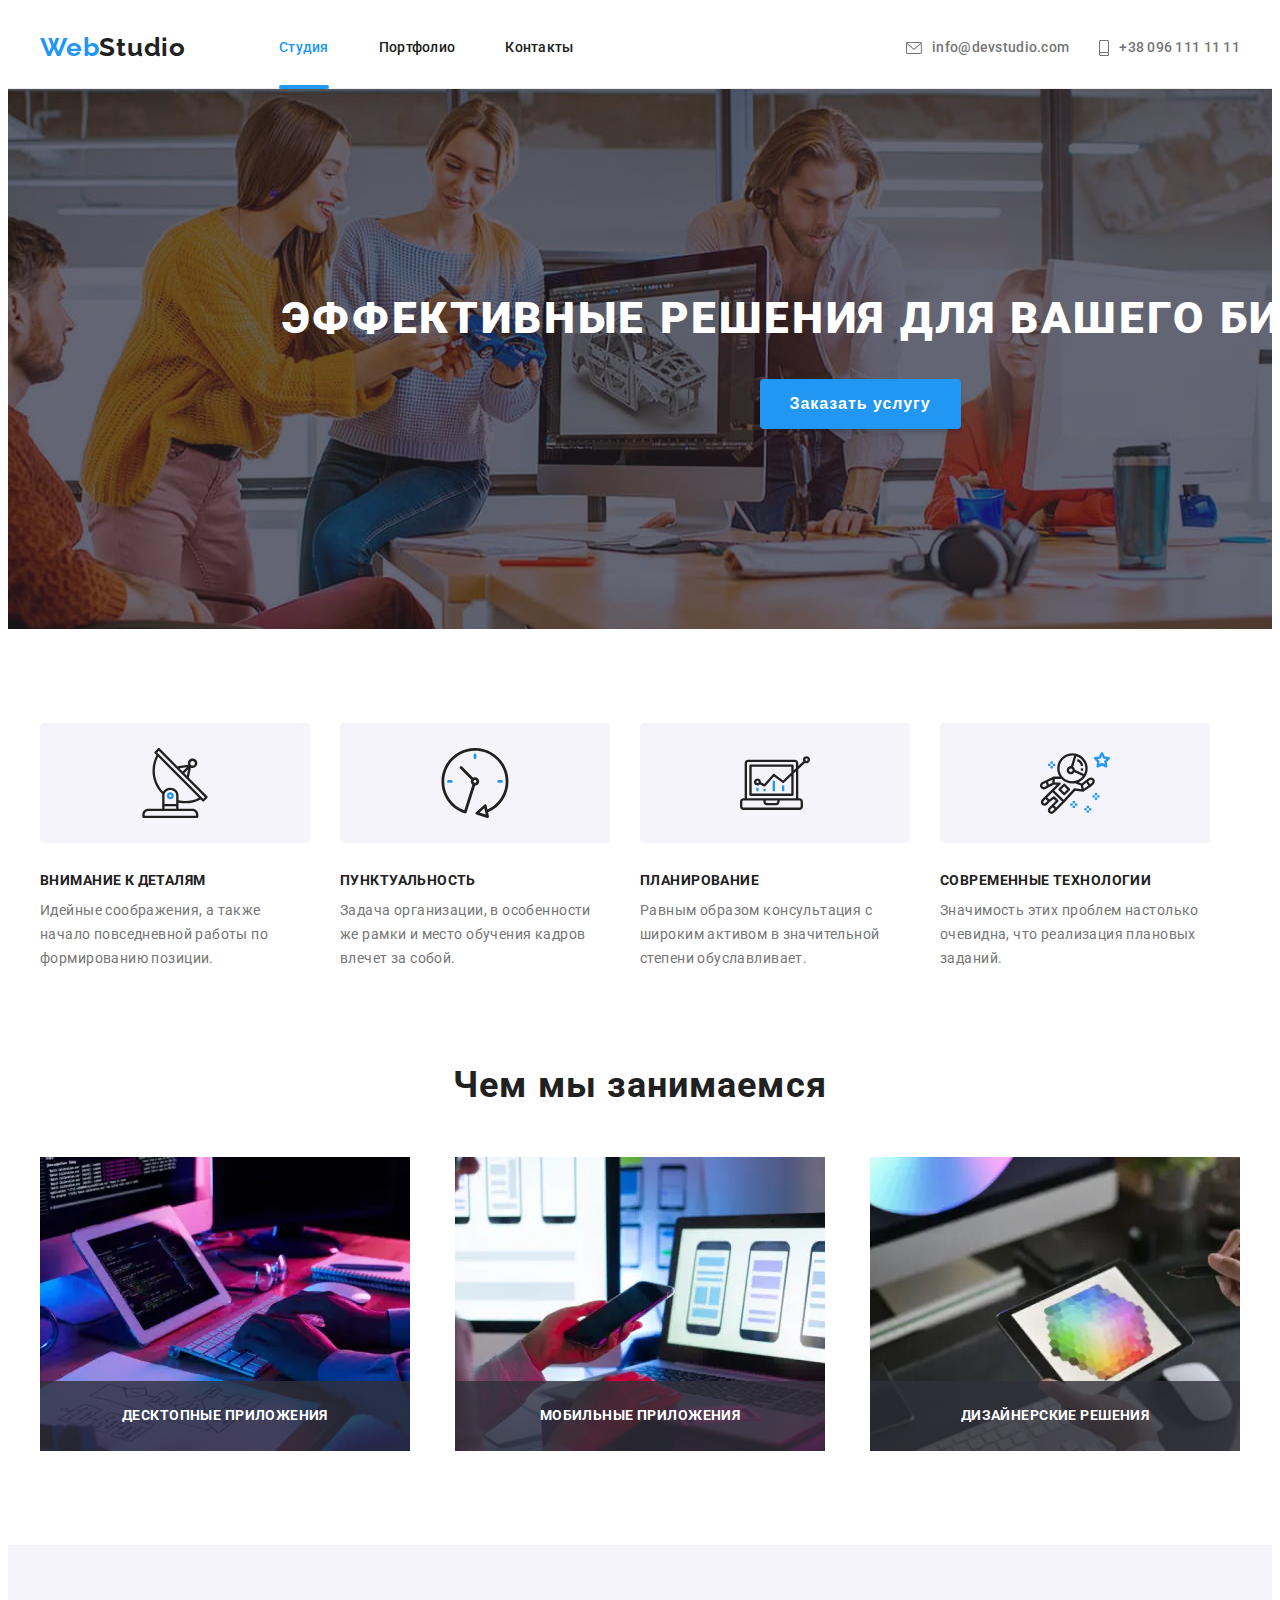
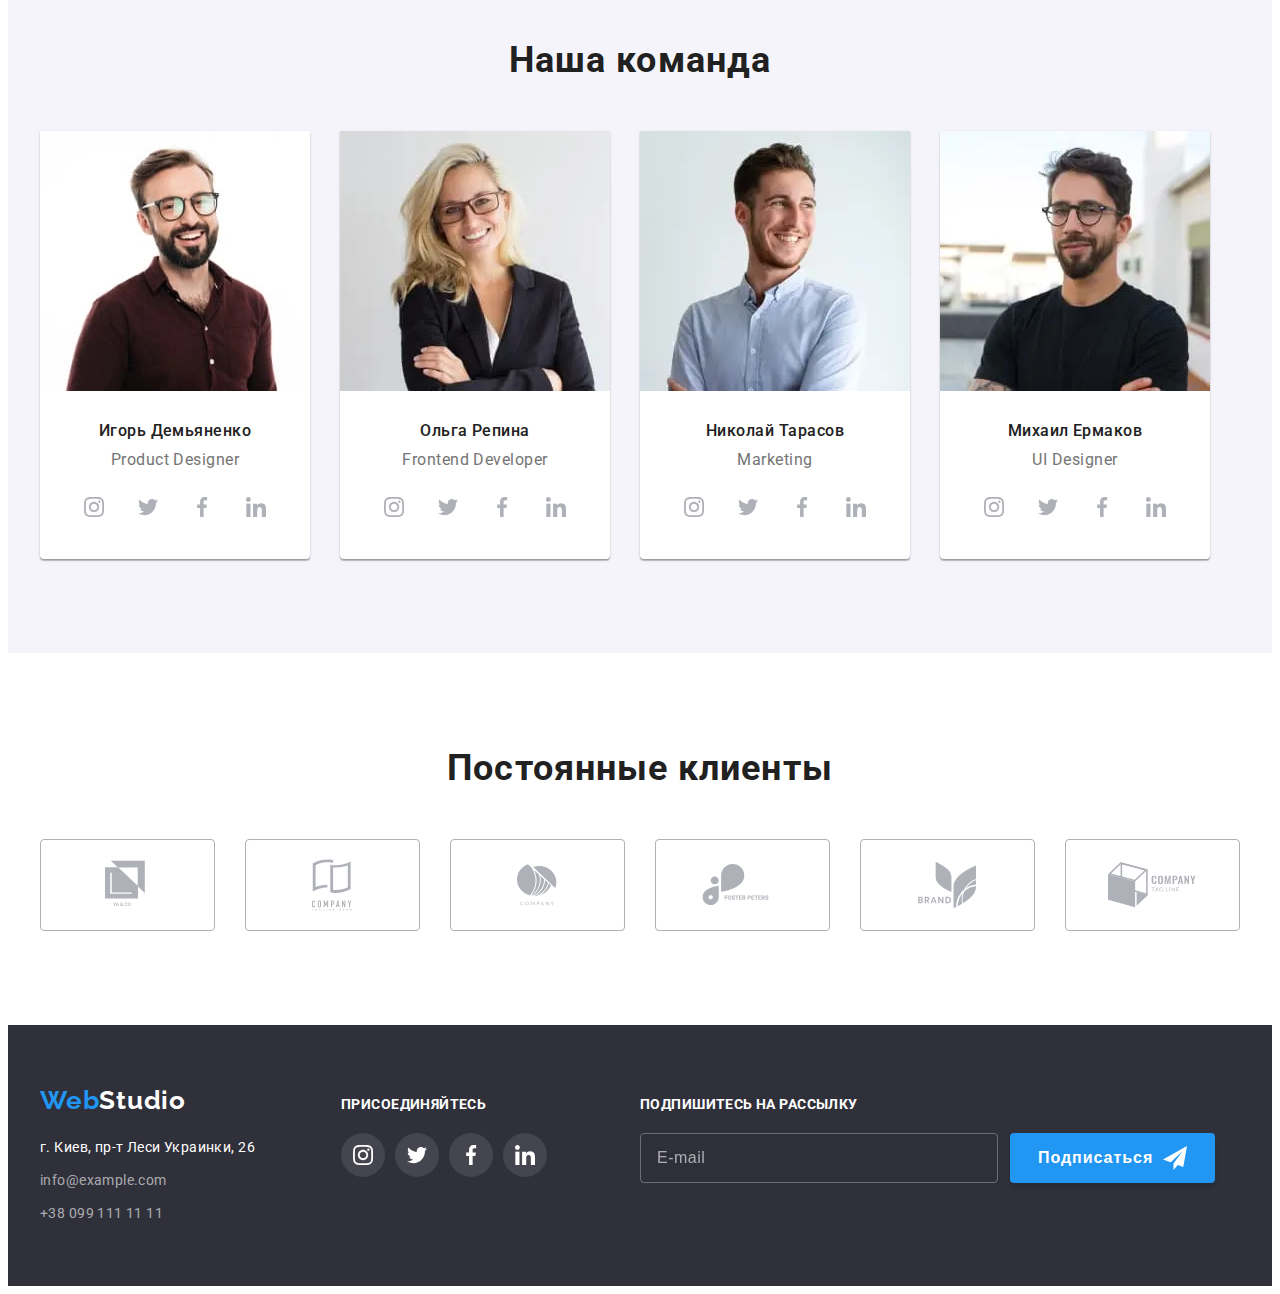
<file: index.html>
<!DOCTYPE html>
<html lang="ru">
  <head>
    <meta charset="UTF-8" />
    <meta name="viewport" content="width=device-width, initial-scale=1.0" />
    <title lang="en"><span>Web</span>Studio</title>
    <link
      rel="stylesheet"
      href="https://cdnjs.cloudflare.com/ajax/libs/modern-normalize/1.0.0/modern-normalize.min.css"
      integrity="sha512-ISS7cAi1PEhQ8jnbJpJZMd29NlhNj4AWYyLOSp2CE/CsHxTCu+r+t0D2yoJudVrd0/8fTVPUVDzY5Tvli75u/g=="
      crossorigin="anonymous"
    />
    <link rel="preconnect" href="https://fonts.gstatic.com" />
    <link
      href="https://fonts.googleapis.com/css2?family=Raleway:wght@700&family=Roboto:wght@400;500;700;900&display=swap"
      rel="stylesheet"
    />
    <link rel="stylesheet" href="./css/main.min.css" />
  </head>
  <body>
    <header class="header">
      <div class="conteiner">
        <nav class="navigation">
          <a class="logo link" lang="en" href="index.html">
            <span class="logo-color">Web</span>Studio
          </a>
          <ul class="navigation-list list">
            <li class="navigation-list-item">
              <a
                class="navigation-list-link current-tablet-desktop link"
                href="./index.html"
                >Студия</a
              >
            </li>
            <li class="navigation-list-item">
              <a class="navigation-list-link link" href="./portfolio.html"
                >Портфолио</a
              >
            </li>
            <li class="navigation-list-item">
              <a class="navigation-list-link link" href="#">Контакты</a>
            </li>
          </ul>
        </nav>
        <button type="button" class="burger-btn" data-menu-button>
          <svg class="burger-icon">
            <use href="./images/sprite-svg/sprite.svg#burger-icon"></use>
          </svg>
        </button>
        <ul class="contacts-list list">
          <li class="contacts-list-item">
            <a class="head-contacts link" href="mailto:info@devstudio.com">
              <svg class="icon-mail">
                <use href="./images/sprite-svg/sprite.svg#icon-mail"></use>
              </svg>
              info@devstudio.com</a
            >
          </li>
          <li class="contacts-list-item">
            <a class="head-contacts link" href="tel:+380961111111">
              <svg class="icon-smartphone">
                <use
                  href="./images/sprite-svg/sprite.svg#icon-smartphone"
                ></use>
              </svg>
              +38 096 111 11 11</a
            >
          </li>
        </ul>
      </div>
    </header>
    <main>
      <!-- Hero -->
      <section class="section-hero">
        <div class="conteiner">
          <h1 class="hero-title">Эффективные решения для вашего бизнеса</h1>
          <button class="hero-btn" type="button" data-modal-open>
            Заказать услугу
          </button>
        </div>
      </section>
      <!-- info -->
      <section class="section-info">
        <div class="conteiner">
          <h2 class="visually-hidden">Преимущества компаниии</h2>
          <ul class="info-list list">
            <li class="info-item">
              <div class="info-icon">
                <svg width="70" height="70" class="info-icon-pic">
                  <use href="./images/sprite-svg/sprite.svg#icon-antenna"></use>
                </svg>
              </div>
              <h3 class="info-item-title">Внимание к деталям</h3>
              <p class="info-item-text">
                Идейные соображения, а также начало повседневной работы по
                формированию позиции.
              </p>
            </li>
            <li class="info-item">
              <div class="info-icon">
                <svg width="70" height="70" class="info-icon-pic">
                  <use href="./images/sprite-svg/sprite.svg#icon-clock"></use>
                </svg>
              </div>
              <h3 class="info-item-title">Пунктуальность</h3>
              <p class="info-item-text">
                Задача организации, в особенности же рамки и место обучения
                кадров влечет за собой.
              </p>
            </li>
            <li class="info-item">
              <div class="info-icon">
                <svg width="70" height="70" class="info-icon-pic">
                  <use href="./images/sprite-svg/sprite.svg#icon-diagram"></use>
                </svg>
              </div>
              <h3 class="info-item-title">Планирование</h3>
              <p class="info-item-text">
                Равным образом консультация с широким активом в значительной
                степени обуславливает.
              </p>
            </li>
            <li class="info-item">
              <div class="info-icon">
                <svg width="70" height="70" class="info-icon-pic">
                  <use
                    href="./images/sprite-svg/sprite.svg#icon-astronaut"
                  ></use>
                </svg>
              </div>
              <h3 class="info-item-title">Современные технологии</h3>
              <p class="info-item-text">
                Значимость этих проблем настолько очевидна, что реализация
                плановых заданий.
              </p>
            </li>
          </ul>
        </div>
      </section>
      <!-- What are we doing -->
      <section class="section-we-doing">
        <div class="conteiner">
          <h2 class="we-doing-title">Чем мы занимаемся</h2>
          <ul class="we-doing-list list">
            <li class="we-doing-item">
              <picture>
                <source
                  srcset="
                    ./images/What-are-we-doing/img1.webp    1x,
                    ./images/What-are-we-doing/img1@2x.webp 2x
                  "
                  media="(min-width: 1200px)"
                  type="image/webp"
                />
                <source
                  srcset="
                    ./images/What-are-we-doing/img1.jpg    1x,
                    ./images/What-are-we-doing/img1@2x.jpg 2x
                  "
                  media="(min-width: 1200px)"
                />
                <img
                  class="we-doing-img"
                  src="./images/What-are-we-doing/img1.jpg"
                  alt="Написание кода приложения"
                  width="370"
                  height="294"
                />
              </picture>
              <p class="we-doing-text">Десктопные приложения</p>
            </li>
            <li class="we-doing-item">
              <picture>
                <source
                  srcset="
                    ./images/What-are-we-doing/img2.webp    1x,
                    ./images/What-are-we-doing/img2@2x.webp 2x
                  "
                  media="(min-width: 1200px)"
                  type="image/webp"
                />
                <source
                  srcset="
                    ./images/What-are-we-doing/img2.jpg    1x,
                    ./images/What-are-we-doing/img2@2x.jpg 2x
                  "
                  media="(min-width: 1200px)"
                />
                <img
                  class="we-doing-img"
                  src="./images/What-are-we-doing/img2.jpg"
                  alt="Синхронизация с телефоном"
                  width="370"
                  height="294"
                />
              </picture>
              <p class="we-doing-text">Мобильные приложения</p>
            </li>
            <li class="we-doing-item">
              <picture>
                <source
                  srcset="
                    ./images/What-are-we-doing/img3.webp    1x,
                    ./images/What-are-we-doing/img3@2x.webp 2x
                  "
                  media="(min-width: 1200px)"
                  type="image/webp"
                />
                <source
                  srcset="
                    ./images/What-are-we-doing/img3.jpg    1x,
                    ./images/What-are-we-doing/img3@2x.jpg 2x
                  "
                  media="(min-width: 1200px)"
                />
                <img
                  class="we-doing-img"
                  src="./images/What-are-we-doing/img3.jpg"
                  alt="Выбор цвета"
                  width="370"
                  height="294"
                />
              </picture>
              <p class="we-doing-text">Дизайнерские решения</p>
            </li>
          </ul>
        </div>
      </section>
      <!-- our team -->
      <section class="section-team">
        <div class="conteiner">
          <h2 class="team-title">Наша команда</h2>
          <ul class="team-list list">
            <li class="team-item">
              <picture>
                <source
                  srcset="
                    ./images/our-team/Игорь-Демьяненко/Игорь-Демьяненко-desktop.webp    1x,
                    ./images/our-team/Игорь-Демьяненко/Игорь-Демьяненко-desktop@2x.webp 2x
                  "
                  media="(min-width: 1200px)"
                  type="image/webp"
                />
                <source
                  srcset="
                    ./images/our-team/Игорь-Демьяненко/Игорь-Демьяненко-desktop.jpg    1x,
                    ./images/our-team/Игорь-Демьяненко/Игорь-Демьяненко-desktop@2x.jpg 2x
                  "
                  media="(min-width: 1200px)"
                />
                <source
                  srcset="
                    ./images/our-team/Игорь-Демьяненко/Игорь-Демьяненко-tablet.webp    1x,
                    ./images/our-team/Игорь-Демьяненко/Игорь-Демьяненко-tablet@2x.webp 2x
                  "
                  media="(min-width: 768px)"
                  type="image/webp"
                />
                <source
                  srcset="
                    ./images/our-team/Игорь-Демьяненко/Игорь-Демьяненко-tablet.jpg    1x,
                    ./images/our-team/Игорь-Демьяненко/Игорь-Демьяненко-tablet@2x.jpg 2x
                  "
                  media="(min-width: 768px)"
                />
                <source
                  srcset="
                    ./images/our-team/Игорь-Демьяненко/Игорь-Демьяненко-mobile.webp    1x,
                    ./images/our-team/Игорь-Демьяненко/Игорь-Демьяненко-mobile@2x.webp 2x
                  "
                  media="(min-width: 320px)"
                  type="image/webp"
                />
                <source
                  srcset="
                    ./images/our-team/Игорь-Демьяненко/Игорь-Демьяненко-mobile.jpg    1x,
                    ./images/our-team/Игорь-Демьяненко/Игорь-Демьяненко-mobile@2x.jpg 2x
                  "
                  media="(min-width: 320px)"
                />
                <img
                  class="team-img"
                  src="./images/our-team/Игорь-Демьяненко/Игорь-Демьяненко-desktop.jpg"
                  alt="Фото Игорь Демьяненко"
                />
              </picture>
              <h3 class="team-name">Игорь Демьяненко</h3>
              <p class="team-profession" lang="en">Product Designer</p>
              <ul class="social-list list">
                <li class="social-list-item">
                  <a class="social-list-link link" href="#">
                    <svg class="social-list-icon social-light-theme">
                      <use
                        href="./images/sprite-svg/sprite.svg#icon-instagram"
                      ></use>
                    </svg>
                  </a>
                </li>
                <li class="social-list-item">
                  <a class="social-list-link link" href="#">
                    <svg class="social-list-icon social-light-theme">
                      <use
                        href="./images/sprite-svg/sprite.svg#icon-twitter"
                      ></use>
                    </svg>
                  </a>
                </li>
                <li class="social-list-item">
                  <a class="social-list-link link" href="#">
                    <svg class="social-list-icon social-light-theme">
                      <use
                        href="./images/sprite-svg/sprite.svg#icon-facebook"
                      ></use>
                    </svg>
                  </a>
                </li>
                <li class="social-list-item">
                  <a class="social-list-link link" href="#">
                    <svg class="social-list-icon social-light-theme">
                      <use
                        href="./images/sprite-svg/sprite.svg#icon-linkedin"
                      ></use>
                    </svg>
                  </a>
                </li>
              </ul>
            </li>
            <li class="team-item">
              <picture>
                <source
                  srcset="
                    ./images/our-team/Ольга-Репина/Ольга-Репина-desktop.webp    1x,
                    ./images/our-team/Ольга-Репина/Ольга-Репина-desktop@2x.webp 2x
                  "
                  media="(min-width: 1200px)"
                  type="image/webp"
                />
                <source
                  srcset="
                    ./images/our-team/Ольга-Репина/Ольга-Репина-desktop.jpg    1x,
                    ./images/our-team/Ольга-Репина/Ольга-Репина-desktop@2x.jpg 2x
                  "
                  media="(min-width: 1200px)"
                />
                <source
                  srcset="
                    ./images/our-team/Ольга-Репина/Ольга-Репина-tablet.webp    1x,
                    ./images/our-team/Ольга-Репина/Ольга-Репина-tablet@2x.webp 2x
                  "
                  media="(min-width: 768px)"
                  type="image/webp"
                />
                <source
                  srcset="
                    ./images/our-team/Ольга-Репина/Ольга-Репина-tablet.jpg    1x,
                    ./images/our-team/Ольга-Репина/Ольга-Репина-tablet@2x.jpg 2x
                  "
                  media="(min-width: 768px)"
                />
                <source
                  srcset="
                    ./images/our-team/Ольга-Репина/Ольга-Репина-mobile.webp    1x,
                    ./images/our-team/Ольга-Репина/Ольга-Репина-mobile@2x.webp 2x
                  "
                  media="(min-width: 320px)"
                  type="image/webp"
                />
                <source
                  srcset="
                    ./images/our-team/Ольга-Репина/Ольга-Репина-mobile.jpg    1x,
                    ./images/our-team/Ольга-Репина/Ольга-Репина-mobile@2x.jpg 2x
                  "
                  media="(min-width: 320px)"
                />
                <img
                  class="team-img"
                  src="./images/our-team/Ольга-Репина/Ольга-Репина-desktop.jpg"
                  alt="Фото Ольга Репина"
                />
              </picture>
              <h3 class="team-name">Ольга Репина</h3>
              <p class="team-profession" lang="en">Frontend Developer</p>
              <ul class="social-list list">
                <li class="social-list-item">
                  <a class="social-list-link link" href="#">
                    <svg class="social-list-icon social-light-theme">
                      <use
                        href="./images/sprite-svg/sprite.svg#icon-instagram"
                      ></use>
                    </svg>
                  </a>
                </li>
                <li class="social-list-item">
                  <a class="social-list-link link" href="#">
                    <svg class="social-list-icon social-light-theme">
                      <use
                        href="./images/sprite-svg/sprite.svg#icon-twitter"
                      ></use>
                    </svg>
                  </a>
                </li>
                <li class="social-list-item">
                  <a class="social-list-link link" href="#">
                    <svg class="social-list-icon social-light-theme">
                      <use
                        href="./images/sprite-svg/sprite.svg#icon-facebook"
                      ></use>
                    </svg>
                  </a>
                </li>
                <li class="social-list-item">
                  <a class="social-list-link link" href="#">
                    <svg class="social-list-icon social-light-theme">
                      <use
                        href="./images/sprite-svg/sprite.svg#icon-linkedin"
                      ></use>
                    </svg>
                  </a>
                </li>
              </ul>
            </li>
            <li class="team-item">
              <picture>
                <source
                  srcset="
                    ./images/our-team/Николай-Тарасов/Николай-Тарасов-desktop.webp    1x,
                    ./images/our-team/Николай-Тарасов/Николай-Тарасов-desktop@2x.webp 2x
                  "
                  media="(min-width: 1200px)"
                  type="image/webp"
                />
                <source
                  srcset="
                    ./images/our-team/Николай-Тарасов/Николай-Тарасов-desktop.jpg    1x,
                    ./images/our-team/Николай-Тарасов/Николай-Тарасов-desktop@2x.jpg 2x
                  "
                  media="(min-width: 1200px)"
                />
                <source
                  srcset="
                    ./images/our-team/Николай-Тарасов/Николай-Тарасов-tablet.webp    1x,
                    ./images/our-team/Николай-Тарасов/Николай-Тарасов-tablet@2x.webp 2x
                  "
                  media="(min-width: 768px)"
                  type="image/webp"
                />
                <source
                  srcset="
                    ./images/our-team/Николай-Тарасов/Николай-Тарасов-tablet.jpg    1x,
                    ./images/our-team/Николай-Тарасов/Николай-Тарасов-tablet@2x.jpg 2x
                  "
                  media="(min-width: 768px)"
                />
                <source
                  srcset="
                    ./images/our-team/Николай-Тарасов/Николай-Тарасов-mobile.webp    1x,
                    ./images/our-team/Николай-Тарасов/Николай-Тарасов-mobile@2x.webp 2x
                  "
                  media="(min-width: 320px)"
                  type="image/webp"
                />
                <source
                  srcset="
                    ./images/our-team/Николай-Тарасов/Николай-Тарасов-mobile.jpg    1x,
                    ./images/our-team/Николай-Тарасов/Николай-Тарасов-mobile@2x.jpg 2x
                  "
                  media="(min-width: 320px)"
                />
                <img
                  class="team-img"
                  src="./images/our-team/Николай-Тарасов/Николай-Тарасов-desktop.jpg"
                  alt="Фото Николай Тарасов"
                />
              </picture>
              <h3 class="team-name">Николай Тарасов</h3>
              <p class="team-profession" lang="en">Marketing</p>
              <ul class="social-list list">
                <li class="social-list-item">
                  <a class="social-list-link link" href="#">
                    <svg class="social-list-icon social-light-theme">
                      <use
                        href="./images/sprite-svg/sprite.svg#icon-instagram"
                      ></use>
                    </svg>
                  </a>
                </li>
                <li class="social-list-item">
                  <a class="social-list-link link" href="#">
                    <svg class="social-list-icon social-light-theme">
                      <use
                        href="./images/sprite-svg/sprite.svg#icon-twitter"
                      ></use>
                    </svg>
                  </a>
                </li>
                <li class="social-list-item">
                  <a class="social-list-link link" href="#">
                    <svg class="social-list-icon social-light-theme">
                      <use
                        href="./images/sprite-svg/sprite.svg#icon-facebook"
                      ></use>
                    </svg>
                  </a>
                </li>
                <li class="social-list-item">
                  <a class="social-list-link link" href="#">
                    <svg class="social-list-icon social-light-theme">
                      <use
                        href="./images/sprite-svg/sprite.svg#icon-linkedin"
                      ></use>
                    </svg>
                  </a>
                </li>
              </ul>
            </li>
            <li class="team-item">
              <picture>
                <source
                  srcset="
                    ./images/our-team/Михаил-Ермаков/Михаил-Ермаков-desktop.webp    1x,
                    ./images/our-team/Михаил-Ермаков/Михаил-Ермаков-desktop@2x.webp 2x
                  "
                  media="(min-width: 1200px)"
                  type="image/webp"
                />
                <source
                  srcset="
                    ./images/our-team/Михаил-Ермаков/Михаил-Ермаков-desktop.jpg    1x,
                    ./images/our-team/Михаил-Ермаков/Михаил-Ермаков-desktop@2x.jpg 2x
                  "
                  media="(min-width: 1200px)"
                />
                <source
                  srcset="
                    ./images/our-team/Михаил-Ермаков/Михаил-Ермаков-tablet.webp    1x,
                    ./images/our-team/Михаил-Ермаков/Михаил-Ермаков-tablet@2x.webp 2x
                  "
                  media="(min-width: 768px)"
                  type="image/webp"
                />
                <source
                  srcset="
                    ./images/our-team/Михаил-Ермаков/Михаил-Ермаков-tablet.jpg    1x,
                    ./images/our-team/Михаил-Ермаков/Михаил-Ермаков-tablet@2x.jpg 2x
                  "
                  media="(min-width: 768px)"
                />
                <source
                  srcset="
                    ./images/our-team/Михаил-Ермаков/Михаил-Ермаков-mobile.webp    1x,
                    ./images/our-team/Михаил-Ермаков/Михаил-Ермаков-mobile@2x.webp 2x
                  "
                  media="(min-width: 320px)"
                  type="image/webp"
                />
                <source
                  srcset="
                    ./images/our-team/Михаил-Ермаков/Михаил-Ермаков-mobile.jpg    1x,
                    ./images/our-team/Михаил-Ермаков/Михаил-Ермаков-mobile@2x.jpg 2x
                  "
                  media="(min-width: 320px)"
                />
                <img
                  class="team-img"
                  src="./images/our-team/Михаил-Ермаков/Михаил-Ермаков-desktop.jpg"
                  alt="Фото Михаил Ермаков"
                />
              </picture>
              <h3 class="team-name">Михаил Ермаков</h3>
              <p class="team-profession" lang="en">UI Designer</p>
              <ul class="social-list list">
                <li class="social-list-item">
                  <a class="social-list-link link" href="#">
                    <svg class="social-list-icon social-light-theme">
                      <use
                        href="./images/sprite-svg/sprite.svg#icon-instagram"
                      ></use>
                    </svg>
                  </a>
                </li>
                <li class="social-list-item">
                  <a class="social-list-link link" href="#">
                    <svg class="social-list-icon social-light-theme">
                      <use
                        href="./images/sprite-svg/sprite.svg#icon-twitter"
                      ></use>
                    </svg>
                  </a>
                </li>
                <li class="social-list-item">
                  <a class="social-list-link link" href="#">
                    <svg class="social-list-icon social-light-theme">
                      <use
                        href="./images/sprite-svg/sprite.svg#icon-facebook"
                      ></use>
                    </svg>
                  </a>
                </li>
                <li class="social-list-item">
                  <a class="social-list-link link" href="#">
                    <svg class="social-list-icon social-light-theme">
                      <use
                        href="./images/sprite-svg/sprite.svg#icon-linkedin"
                      ></use>
                    </svg>
                  </a>
                </li>
              </ul>
            </li>
          </ul>
        </div>
      </section>
      <!-- Regular customers -->
      <section class="section-customers">
        <div class="conteiner">
          <h2 class="customers-title">Постоянные клиенты</h2>
          <ul class="customers-list list">
            <li class="customers-item">
              <a class="customers-link link" href="#">
                <svg width="44" height="50" class="customers-link-pic">
                  <use
                    href="./images/sprite-svg/sprite.svg#icon-company1"
                  ></use>
                </svg>
              </a>
            </li>
            <li class="customers-item">
              <a class="customers-link link" href="#">
                <svg width="40" height="52" class="customers-link-pic">
                  <use
                    href="./images/sprite-svg/sprite.svg#icon-company2"
                  ></use>
                </svg>
              </a>
            </li>
            <li class="customers-item">
              <a class="customers-link link" href="#">
                <svg width="40" height="42" class="customers-link-pic">
                  <use
                    href="./images/sprite-svg/sprite.svg#icon-company3"
                  ></use>
                </svg>
              </a>
            </li>
            <li class="customers-item">
              <a class="customers-link link" href="#">
                <svg width="80" height="42" class="customers-link-pic">
                  <use
                    href="./images/sprite-svg/sprite.svg#icon-company4"
                  ></use>
                </svg>
              </a>
            </li>
            <li class="customers-item">
              <a class="customers-link link" href="#">
                <svg width="58" height="46" class="customers-link-pic">
                  <use
                    href="./images/sprite-svg/sprite.svg#icon-company5"
                  ></use>
                </svg>
              </a>
            </li>
            <li class="customers-item">
              <a class="customers-link link" href="#">
                <svg width="88" height="46" class="customers-link-pic">
                  <use
                    href="./images/sprite-svg/sprite.svg#icon-company6"
                  ></use>
                </svg>
              </a>
            </li>
          </ul>
        </div>
      </section>
    </main>
    <!-- Contacts info -->
    <footer class="footer">
      <div class="conteiner">
        <div class="footer-contacts-list">
          <a class="footer-logo link" lang="en" href="index.html">
            <span class="logo-color">Web</span>Studio
          </a>
          <address class="footer-address">
            <ul class="address-list list">
              <li class="address-item">
                <a
                  class="address-map link"
                  href="https://goo.gl/maps/zDSShLqWRXgAwJdu6"
                  target="_blank"
                  >г. Киев, пр-т Леси Украинки, 26</a
                >
              </li>
              <li class="address-item">
                <a class="footer-contacts link" href="mailto:info@devstudio.com"
                  >info@example.com</a
                >
              </li>
              <li class="address-item">
                <a class="footer-contacts link" href="tel:+380961111111"
                  >+38 099 111 11 11</a
                >
              </li>
            </ul>
          </address>
        </div>
        <div class="footer-social">
          <p class="social-title">Присоединяйтесь</p>
          <ul class="social-list list">
            <li class="social-list-item">
              <a class="social-list-link link" href="#">
                <svg class="social-list-icon social-dark-theme">
                  <use
                    href="./images/sprite-svg/sprite.svg#icon-instagram"
                  ></use>
                </svg>
              </a>
            </li>
            <li class="social-list-item">
              <a class="social-list-link link" href="#">
                <svg class="social-list-icon social-dark-theme">
                  <use href="./images/sprite-svg/sprite.svg#icon-twitter"></use>
                </svg>
              </a>
            </li>
            <li class="social-list-item">
              <a class="social-list-link link" href="#">
                <svg class="social-list-icon social-dark-theme">
                  <use
                    href="./images/sprite-svg/sprite.svg#icon-facebook"
                  ></use>
                </svg>
              </a>
            </li>
            <li class="social-list-item">
              <a class="social-list-link link" href="#">
                <svg class="social-list-icon social-dark-theme">
                  <use
                    href="./images/sprite-svg/sprite.svg#icon-linkedin"
                  ></use>
                </svg>
              </a>
            </li>
          </ul>
        </div>
        <div class="footer-submit">
          <h2 class="submit-title">Подпишитесь на рассылку</h2>
          <form action="#" class="footer-submit-form">
            <input
              type="email"
              placeholder="E-mail"
              class="footer-submit-input"
              name="user-email"
              required
            /><button class="footer-btn" type="submit">
              Подписаться
              <svg width="24" height="24" class="submit-icon">
                <use href="./images/sprite-svg/sprite.svg#icon-send"></use>
              </svg>
            </button>
          </form>
        </div>
      </div>
    </footer>
    <div class="backdrop is-hidden" data-modal>
      <div class="modal">
        <button class="modal-close" type="button" data-modal-close>
          <svg width="11" height="11" class="modal-icon">
            <use href="./images/sprite-svg/sprite.svg#icon-close-1"></use>
          </svg>
        </button>
        <form action="#" class="modal-form">
          <p class="modal-title">Оставьте свои данные, мы вам перезвоним</p>
          <div class="modal-form-container">
            <label for="name" class="modal-label">Имя</label>
            <div class="modal-box">
              <input
                type="text"
                id="name"
                name="name"
                class="modal-input"
                required
              />
              <svg width="18" height="18" class="modal-form-icon">
                <use
                  href="./images/sprite-svg/sprite.svg#icon-person-black"
                ></use>
              </svg>
            </div>
          </div>
          <div class="modal-form-container">
            <label for="tel" class="modal-label">Телефон</label>
            <div class="modal-box">
              <input
                type="tel"
                id="tel"
                name="phone"
                class="modal-input"
                required
              />
              <svg width="18" height="18" class="modal-form-icon">
                <use
                  href="./images/sprite-svg/sprite.svg#icon-phone-black"
                ></use>
              </svg>
            </div>
          </div>
          <div class="modal-form-container">
            <label for="mail" class="modal-label">Почта</label>
            <div class="modal-box">
              <input
                type="email"
                id="mail"
                name="mail"
                class="modal-input"
                required
              />
              <svg width="18" height="18" class="modal-form-icon">
                <use
                  href="./images/sprite-svg/sprite.svg#icon-email-black"
                ></use>
              </svg>
            </div>
          </div>
          <label for="modal-textarea" class="modal-label">Комментарий</label>
          <textarea
            class="modal-textarea"
            name="modal-textarea"
            id="modal-textarea"
            placeholder="Введите текст"
          ></textarea>
          <div class="conteiner-checkbox">
            <label class="checkbox-label">
              <input
                type="checkbox"
                class="checkbox-input"
                name="checkbox"
                required
              />
              <span class="checkbox-icon"></span>Соглашаюсь с рассылкой и
              принимаю&nbsp;
              <a class="checkbox-link" href="#">Условия договора</a>
            </label>
          </div>
          <button type="submit" class="submit-btn">Отправить</button>
        </form>
      </div>
    </div>
    <div class="mobile-menu" data-menu>
      <button class="mobile-close-btn" data-menu-close>
        <svg class="mobile-close-icon">
          <use href="./images/sprite-svg/sprite.svg#close-icon"></use>
        </svg>
      </button>
      <nav class="mobile-menu-nav">
        <ul class="mobile-menu-nav-list list">
          <li class="mobile-menu-nav-item">
            <a
              href="./index.html"
              class="mobile-menu-nav-link link current"
              data-menu-close
              >Студия</a
            >
          </li>
          <li class="mobile-menu-nav-item">
            <a class="mobile-menu-nav-link link" href="./portfolio.html"
              >Портфолио</a
            >
          </li>
          <li class="mobile-menu-nav-item">
            <a href="#" class="mobile-menu-nav-link link">Контакты</a>
          </li>
        </ul>
      </nav>
      <div class="mobile-menu-contacts">
        <ul class="mobile-menu-contacts-list list">
          <li class="mobile-menu-contacts-item">
            <a class="mobile-menu-tel link" href="tel:+380961111111"
              >+38 099 111 11 11</a
            >
          </li>
          <li class="mobile-menu-contacts-item">
            <a class="mobile-menu-mail link" href="mailto:info@devstudio.com"
              >info@devstudio.com</a
            >
          </li>
        </ul>
        <ul class="mobile-social-list list">
          <li class="mobile-social-item">
            <a class="mobile-social-link link" href="#" lang="en">Instagram</a>
          </li>
          <li class="mobile-social-item">
            <a class="mobile-social-link link" href="#" lang="en">Twitter</a>
          </li>
          <li class="mobile-social-item">
            <a class="mobile-social-link link" href="#" lang="en">Facebook</a>
          </li>
          <li class="mobile-social-item">
            <a class="mobile-social-link link" href="#" lang="en">LinkedIn</a>
          </li>
        </ul>
      </div>
    </div>
    <script src="./js/modal.js"></script>
    <script src="./js/mobile-menu.js"></script>
  </body>
</html>
</file>
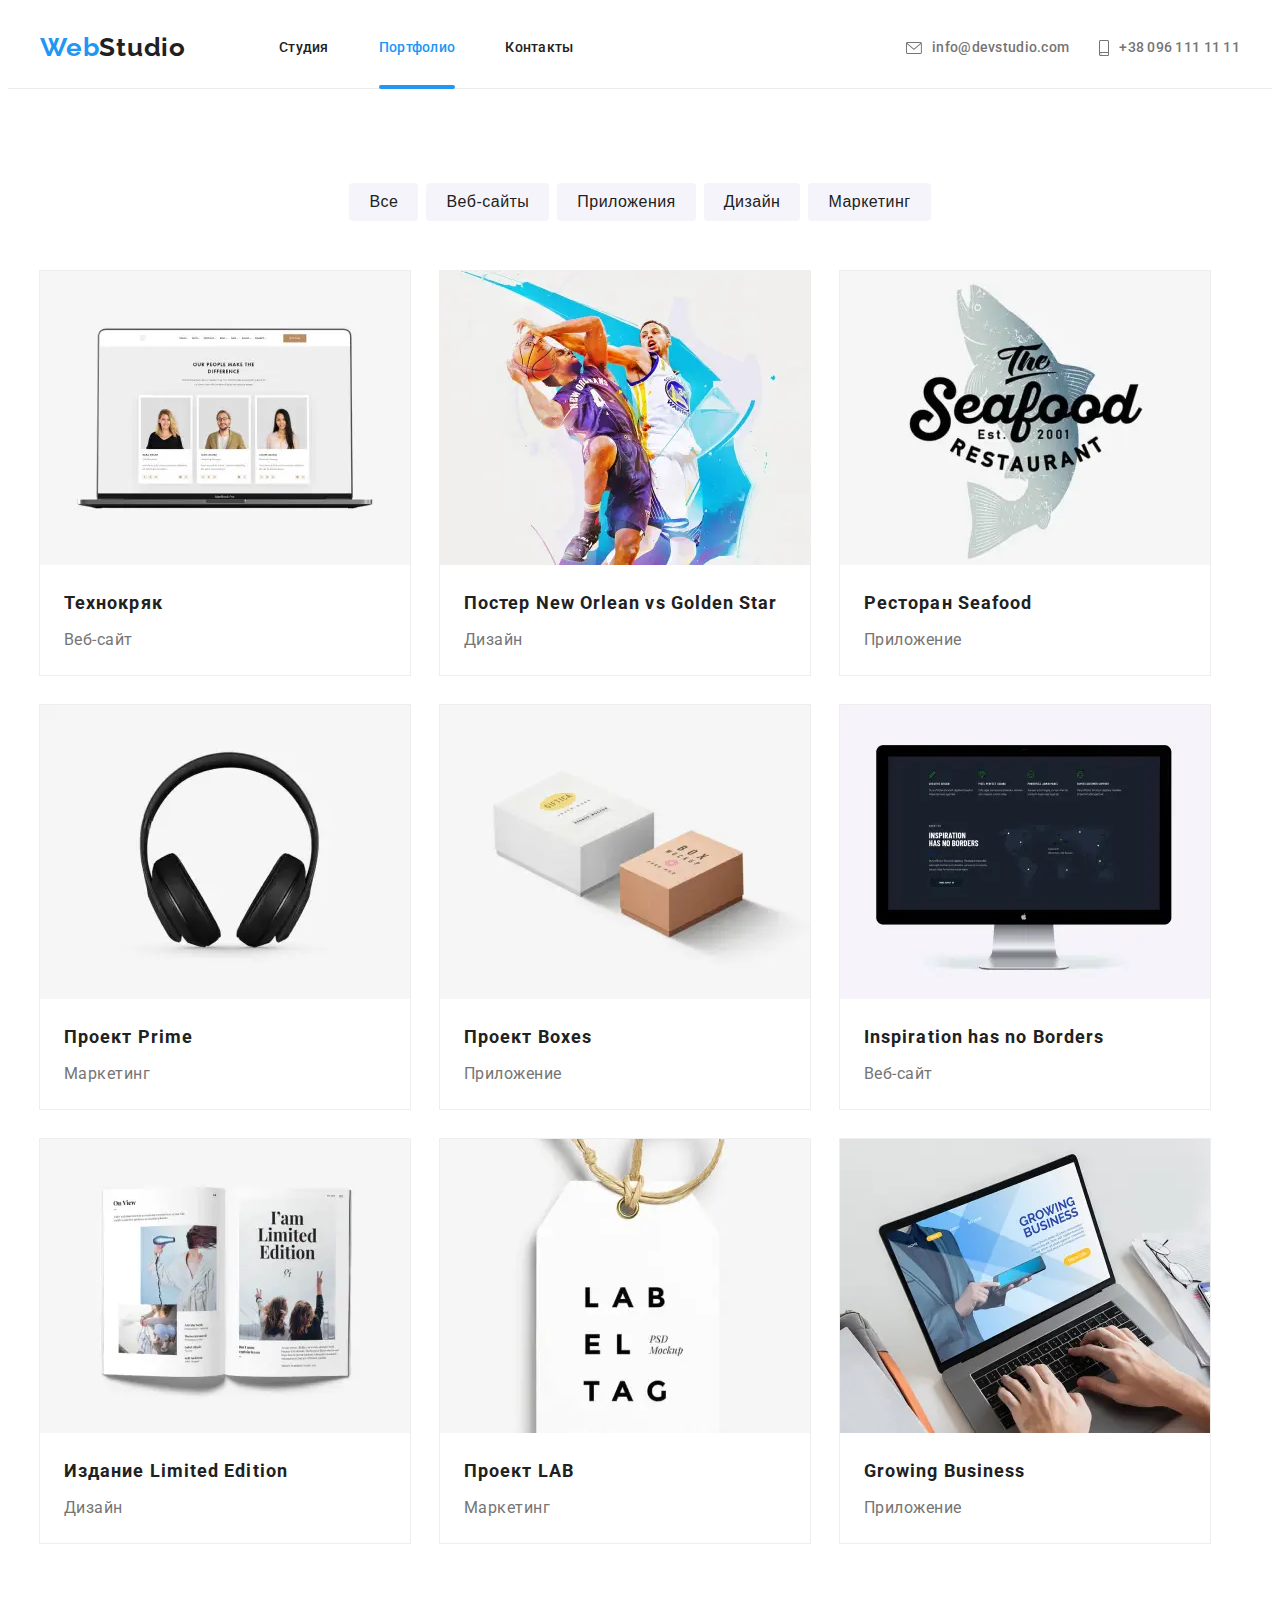
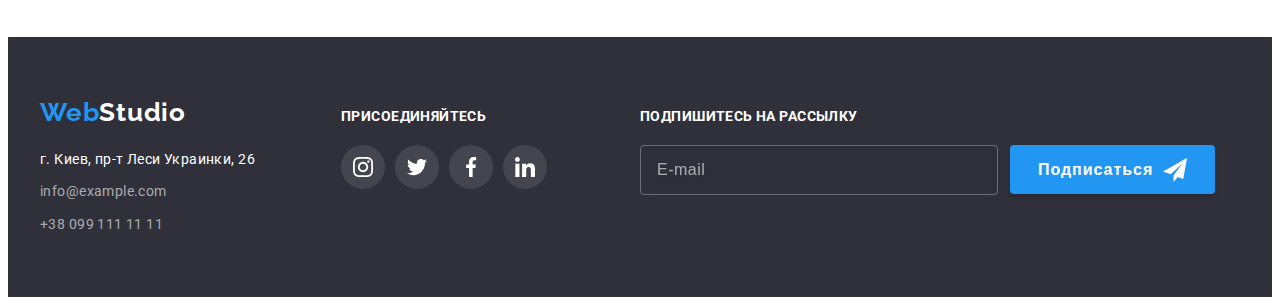
<file: portfolio.html>
<!DOCTYPE html>
<html lang="en">
  <head>
    <meta charset="UTF-8" />
    <meta name="viewport" content="width=device-width, initial-scale=1.0" />
    <title>Portfolio</title>
    <link
      rel="stylesheet"
      href="https://cdnjs.cloudflare.com/ajax/libs/modern-normalize/1.0.0/modern-normalize.min.css"
      integrity="sha512-ISS7cAi1PEhQ8jnbJpJZMd29NlhNj4AWYyLOSp2CE/CsHxTCu+r+t0D2yoJudVrd0/8fTVPUVDzY5Tvli75u/g=="
      crossorigin="anonymous"
    />
    <link rel="preconnect" href="https://fonts.gstatic.com" />
    <link
      href="https://fonts.googleapis.com/css2?family=Raleway:wght@700&family=Roboto:wght@400;500;700;900&display=swap"
      rel="stylesheet"
    />
    <link rel="stylesheet" href="./css/main.min.css" />
  </head>
  <body>
    <header class="header">
      <div class="conteiner">
        <nav class="navigation">
          <a class="logo link" lang="en" href="index.html">
            <span class="logo-color">Web</span>Studio
          </a>
          <ul class="navigation-list list">
            <li class="navigation-list-item">
              <a class="navigation-list-link link" href="./index.html"
                >Студия</a
              >
            </li>
            <li class="navigation-list-item">
              <a
                class="navigation-list-link current-tablet-desktop link"
                href="./portfolio.html"
                >Портфолио</a
              >
            </li>
            <li class="navigation-list-item">
              <a class="navigation-list-link link" href="#">Контакты</a>
            </li>
          </ul>
        </nav>
        <button type="button" class="burger-btn" data-menu-button>
          <svg class="burger-icon">
            <use href="./images/sprite-svg/sprite.svg#burger-icon"></use>
          </svg>
        </button>
        <ul class="contacts-list list">
          <li class="contacts-list-item">
            <a class="head-contacts link" href="mailto:info@devstudio.com">
              <svg width="16" height="12" class="icon-mail">
                <use href="./images/sprite-svg/sprite.svg#icon-mail"></use>
              </svg>
              info@devstudio.com</a
            >
          </li>
          <li class="contacts-list-item">
            <a class="head-contacts link" href="tel:+380961111111">
              <svg width="10" height="16" class="icon-smartphone">
                <use
                  href="./images/sprite-svg/sprite.svg#icon-smartphone"
                ></use>
              </svg>
              +38 096 111 11 11</a
            >
          </li>
        </ul>
      </div>
    </header>
    <main>
      <!-- Portfolio section -->
      <section class="section-portfolio">
        <div class="conteiner">
          <!-- Filter list -->
          <h1 class="visually-hidden">Фильтр</h1>
          <ul class="btn-list list">
            <li class="btn-item">
              <button class="portfolio-list-btn" type="button">Все</button>
            </li>
            <li class="btn-item">
              <button class="portfolio-list-btn" type="button">
                Веб-сайты
              </button>
            </li>
            <li class="btn-item">
              <button class="portfolio-list-btn" type="button">
                Приложения
              </button>
            </li>
            <li class="btn-item">
              <button class="portfolio-list-btn" type="button">Дизайн</button>
            </li>
            <li class="btn-item">
              <button class="portfolio-list-btn" type="button">
                Маркетинг
              </button>
            </li>
          </ul>
          <!-- Portfolio list -->
          <h2 class="visually-hidden">Портфолио</h2>
          <ul class="portfolio-list list">
            <li class="portfolio-list-item">
              <a class="portfolio-list-link link" href="#">
                <div class="thumb">
                  <picture>
                    <source
                      srcset="
                        ./images/Portfolio/технокряк/технокряк-desktop.webp    1x,
                        ./images/Portfolio/технокряк/технокряк-desktop@2x.webp 2x
                      "
                      media="(min-width: 1200px)"
                      type="image/webp"
                    />
                    <source
                      srcset="
                        ./images/Portfolio/технокряк/технокряк-desktop.jpg    1x,
                        ./images/Portfolio/технокряк/технокряк-desktop@2x.jpg 2x
                      "
                      media="(min-width: 1200px)"
                    />
                    <source
                      srcset="
                        ./images/Portfolio/технокряк/технокряк-tablet.webp    1x,
                        ./images/Portfolio/технокряк/технокряк-tablet@2x.webp 2x
                      "
                      media="(min-width: 768px)"
                      type="image/webp"
                    />
                    <source
                      srcset="
                        ./images/Portfolio/технокряк/технокряк-tablet.jpg    1x,
                        ./images/Portfolio/технокряк/технокряк-tablet@2x.jpg 2x
                      "
                      media="(min-width: 768px)"
                    />
                    <source
                      srcset="
                        ./images/Portfolio/технокряк/технокряк-mobile.webp    1x,
                        ./images/Portfolio/технокряк/технокряк-mobile@2x.webp 2x
                      "
                      media="(min-width: 320px)"
                      type="image/webp"
                    />
                    <source
                      srcset="
                        ./images/Portfolio/технокряк/технокряк-mobile.jpg    1x,
                        ./images/Portfolio/технокряк/технокряк-mobile@2x.jpg 2x
                      "
                      media="(min-width: 320px)"
                    />
                    <img
                      class="portfolio-list-img"
                      src="./images/Portfolio/технокряк/технокряк-desktop.jpg"
                      alt="изображение сайта на десктопе"
                    />
                  </picture>
                  <p class="thumb-text">
                    Технокряк это современная площадка распространения
                    коронавируса. Компании используют эту платформу для
                    цифрового шпионажа и атак на защищённые сервера конкурентов.
                  </p>
                </div>
                <div class="cards-title">
                  <h3 class="portfolio-list-title">Технокряк</h3>
                  <p class="portfolio-list-text">Веб-сайт</p>
                </div>
              </a>
            </li>
            <li class="portfolio-list-item">
              <a class="portfolio-list-link link" href="#">
                <div class="thumb">
                  <picture>
                    <source
                      srcset="
                        ./images/Portfolio/new-orlean/new-orlean-desktop.webp    1x,
                        ./images/Portfolio/new-orlean/new-orlean-desktop@2x.webp 2x
                      "
                      media="(min-width: 1200px)"
                      type="image/webp"
                    />
                    <source
                      srcset="
                        ./images/Portfolio/new-orlean/new-orlean-desktop.jpg    1x,
                        ./images/Portfolio/new-orlean/new-orlean-desktop@2x.jpg 2x
                      "
                      media="(min-width: 1200px)"
                    />
                    <source
                      srcset="
                        ./images/Portfolio/new-orlean/new-orlean-tablet.webp    1x,
                        ./images/Portfolio/new-orlean/new-orlean-tablet@2x.webp 2x
                      "
                      media="(min-width: 768px)"
                      type="image/webp"
                    />
                    <source
                      srcset="
                        ./images/Portfolio/new-orlean/new-orlean-tablet.jpg    1x,
                        ./images/Portfolio/new-orlean/new-orlean-tablet@2x.jpg 2x
                      "
                      media="(min-width: 768px)"
                    />
                    <source
                      srcset="
                        ./images/Portfolio/new-orlean/new-orlean-mobile.webp    1x,
                        ./images/Portfolio/new-orlean/new-orlean-mobile@2x.webp 2x
                      "
                      media="(min-width: 320px)"
                      type="image/webp"
                    />
                    <source
                      srcset="
                        ./images/Portfolio/new-orlean/new-orlean-mobile.jpg    1x,
                        ./images/Portfolio/new-orlean/new-orlean-mobile@2x.jpg 2x
                      "
                      media="(min-width: 320px)"
                    />
                    <img
                      class="portfolio-list-img"
                      src="./images/Portfolio/new-orlean/new-orlean-desktop.jpg"
                      alt="два баскетболиста в прыжке за мяч"
                    />
                  </picture>
                  <p class="thumb-text">
                    Технокряк это современная площадка распространения
                    коронавируса. Компании используют эту платформу для
                    цифрового шпионажа и атак на защищённые сервера конкурентов.
                  </p>
                </div>
                <div class="cards-title">
                  <h3 class="portfolio-list-title">
                    Постер New Orlean vs Golden Star
                  </h3>
                  <p class="portfolio-list-text">Дизайн</p>
                </div>
              </a>
            </li>
            <li class="portfolio-list-item">
              <a class="portfolio-list-link link" href="#">
                <div class="thumb">
                  <picture>
                    <source
                      srcset="
                        ./images/Portfolio/seafood/seafood-desktop.webp    1x,
                        ./images/Portfolio/seafood/seafood-desktop@2x.webp 2x
                      "
                      media="(min-width: 1200px)"
                      type="image/webp"
                    />
                    <source
                      srcset="
                        ./images/Portfolio/seafood/seafood-desktop.jpg    1x,
                        ./images/Portfolio/seafood/seafood-desktop@2x.jpg 2x
                      "
                      media="(min-width: 1200px)"
                    />
                    <source
                      srcset="
                        ./images/Portfolio/seafood/seafood-tablet.webp    1x,
                        ./images/Portfolio/seafood/seafood-tablet@2x.webp 2x
                      "
                      media="(min-width: 768px)"
                      type="image/webp"
                    />
                    <source
                      srcset="
                        ./images/Portfolio/seafood/seafood-tablet.jpg    1x,
                        ./images/Portfolio/seafood/seafood-tablet@2x.jpg 2x
                      "
                      media="(min-width: 768px)"
                    />
                    <source
                      srcset="
                        ./images/Portfolio/seafood/seafood-mobile.webp    1x,
                        ./images/Portfolio/seafood/seafood-mobile@2x.webp 2x
                      "
                      media="(min-width: 320px)"
                      type="image/webp"
                    />
                    <source
                      srcset="
                        ./images/Portfolio/seafood/seafood-mobile.jpg    1x,
                        ./images/Portfolio/seafood/seafood-mobile@2x.jpg 2x
                      "
                      media="(min-width: 320px)"
                    />
                    <img
                      class="portfolio-list-img"
                      src="./images/Portfolio/seafood/seafood-desktop.jpg"
                      alt="логотип ресторана морской еды"
                    />
                  </picture>
                  <p class="thumb-text">
                    Технокряк это современная площадка распространения
                    коронавируса. Компании используют эту платформу для
                    цифрового шпионажа и атак на защищённые сервера конкурентов.
                  </p>
                </div>
                <div class="cards-title">
                  <h3 class="portfolio-list-title">Ресторан Seafood</h3>
                  <p class="portfolio-list-text">Приложение</p>
                </div>
              </a>
            </li>
            <li class="portfolio-list-item">
              <a class="portfolio-list-link link" href="#">
                <div class="thumb">
                  <picture>
                    <source
                      srcset="
                        ./images/Portfolio/prime/prime-desktop.webp    1x,
                        ./images/Portfolio/prime/prime-desktop@2x.webp 2x
                      "
                      media="(min-width: 1200px)"
                      type="image/webp"
                    />
                    <source
                      srcset="
                        ./images/Portfolio/prime/prime-desktop.jpg    1x,
                        ./images/Portfolio/prime/prime-desktop@2x.jpg 2x
                      "
                      media="(min-width: 1200px)"
                    />
                    <source
                      srcset="
                        ./images/Portfolio/prime/prime-tablet.webp    1x,
                        ./images/Portfolio/prime/prime-tablet@2x.webp 2x
                      "
                      media="(min-width: 768px)"
                      type="image/webp"
                    />
                    <source
                      srcset="
                        ./images/Portfolio/prime/prime-tablet.jpg    1x,
                        ./images/Portfolio/prime/prime-tablet@2x.jpg 2x
                      "
                      media="(min-width: 768px)"
                    />
                    <source
                      srcset="
                        ./images/Portfolio/prime/prime-mobile.webp    1x,
                        ./images/Portfolio/prime/prime-mobile@2x.webp 2x
                      "
                      media="(min-width: 320px)"
                      type="image/webp"
                    />
                    <source
                      srcset="
                        ./images/Portfolio/prime/prime-mobile.jpg    1x,
                        ./images/Portfolio/prime/prime-mobile@2x.jpg 2x
                      "
                      media="(min-width: 320px)"
                    />
                    <img
                      class="portfolio-list-img"
                      src="./images/Portfolio/prime/prime-desktop.jpg"
                      alt="наушники"
                    />
                  </picture>
                  <p class="thumb-text">
                    Технокряк это современная площадка распространения
                    коронавируса. Компании используют эту платформу для
                    цифрового шпионажа и атак на защищённые сервера конкурентов.
                  </p>
                </div>
                <div class="cards-title">
                  <h3 class="portfolio-list-title">Проект Prime</h3>
                  <p class="portfolio-list-text">Маркетинг</p>
                </div>
              </a>
            </li>
            <li class="portfolio-list-item">
              <a class="portfolio-list-link link" href="#">
                <div class="thumb">
                  <picture>
                    <source
                      srcset="
                        ./images/Portfolio/boxes/boxes-desktop.webp    1x,
                        ./images/Portfolio/boxes/boxes-desktop@2x.webp 2x
                      "
                      media="(min-width: 1200px)"
                      type="image/webp"
                    />
                    <source
                      srcset="
                        ./images/Portfolio/boxes/boxes-desktop.jpg    1x,
                        ./images/Portfolio/boxes/boxes-desktop@2x.jpg 2x
                      "
                      media="(min-width: 1200px)"
                    />
                    <source
                      srcset="
                        ./images/Portfolio/boxes/boxes-tablet.webp    1x,
                        ./images/Portfolio/boxes/boxes-tablet@2x.webp 2x
                      "
                      media="(min-width: 768px)"
                      type="image/webp"
                    />
                    <source
                      srcset="
                        ./images/Portfolio/boxes/boxes-tablet.jpg    1x,
                        ./images/Portfolio/boxes/boxes-tablet@2x.jpg 2x
                      "
                      media="(min-width: 768px)"
                    />
                    <source
                      srcset="
                        ./images/Portfolio/boxes/boxes-mobile.webp    1x,
                        ./images/Portfolio/boxes/boxes-mobile@2x.webp 2x
                      "
                      media="(min-width: 320px)"
                      type="image/webp"
                    />
                    <source
                      srcset="
                        ./images/Portfolio/boxes/boxes-mobile.jpg    1x,
                        ./images/Portfolio/boxes/boxes-mobile@2x.jpg 2x
                      "
                      media="(min-width: 320px)"
                    />
                    <img
                      class="portfolio-list-img"
                      src="./images/Portfolio/boxes/boxes-desktop.jpg"
                      alt="две коробочки"
                    />
                  </picture>
                  <p class="thumb-text">
                    Технокряк это современная площадка распространения
                    коронавируса. Компании используют эту платформу для
                    цифрового шпионажа и атак на защищённые сервера конкурентов.
                  </p>
                </div>
                <div class="cards-title">
                  <h3 class="portfolio-list-title">Проект Boxes</h3>
                  <p class="portfolio-list-text">Приложение</p>
                </div>
              </a>
            </li>
            <li class="portfolio-list-item">
              <a class="portfolio-list-link link" href="#">
                <div class="thumb">
                  <picture>
                    <source
                      srcset="
                        ./images/Portfolio/inspiration/inspiration-desktop.webp    1x,
                        ./images/Portfolio/inspiration/inspiration-desktop@2x.webp 2x
                      "
                      media="(min-width: 1200px)"
                      type="image/webp"
                    />
                    <source
                      srcset="
                        ./images/Portfolio/inspiration/inspiration-desktop.jpg    1x,
                        ./images/Portfolio/inspiration/inspiration-desktop@2x.jpg 2x
                      "
                      media="(min-width: 1200px)"
                    />
                    <source
                      srcset="
                        ./images/Portfolio/inspiration/inspiration-tablet.webp    1x,
                        ./images/Portfolio/inspiration/inspiration-tablet@2x.webp 2x
                      "
                      media="(min-width: 768px)"
                      type="image/webp"
                    />
                    <source
                      srcset="
                        ./images/Portfolio/inspiration/inspiration-tablet.jpg    1x,
                        ./images/Portfolio/inspiration/inspiration-tablet@2x.jpg 2x
                      "
                      media="(min-width: 768px)"
                    />
                    <source
                      srcset="
                        ./images/Portfolio/inspiration/inspiration-mobile.webp    1x,
                        ./images/Portfolio/inspiration/inspiration-mobile@2x.webp 2x
                      "
                      media="(min-width: 320px)"
                      type="image/webp"
                    />
                    <source
                      srcset="
                        ./images/Portfolio/inspiration/inspiration-mobile.jpg    1x,
                        ./images/Portfolio/inspiration/inspiration-mobile@2x.jpg 2x
                      "
                      media="(min-width: 320px)"
                    />
                    <img
                      class="portfolio-list-img"
                      src="./images/Portfolio/inspiration/inspiration-desktop.jpg"
                      alt="монитор компьютера"
                    />
                  </picture>
                  <p class="thumb-text">
                    Технокряк это современная площадка распространения
                    коронавируса. Компании используют эту платформу для
                    цифрового шпионажа и атак на защищённые сервера конкурентов.
                  </p>
                </div>
                <div class="cards-title">
                  <h3 class="portfolio-list-title">
                    Inspiration has no Borders
                  </h3>
                  <p class="portfolio-list-text">Веб-сайт</p>
                </div>
              </a>
            </li>
            <li class="portfolio-list-item">
              <a class="portfolio-list-link link" href="#">
                <div class="thumb">
                  <picture>
                    <source
                      srcset="
                        ./images/Portfolio/limited-edition/limited-edition-desktop.webp    1x,
                        ./images/Portfolio/limited-edition/limited-edition-desktop@2x.webp 2x
                      "
                      media="(min-width: 1200px)"
                      type="image/webp"
                    />
                    <source
                      srcset="
                        ./images/Portfolio/limited-edition/limited-edition-desktop.jpg    1x,
                        ./images/Portfolio/limited-edition/limited-edition-desktop@2x.jpg 2x
                      "
                      media="(min-width: 1200px)"
                    />
                    <source
                      srcset="
                        ./images/Portfolio/limited-edition/limited-edition-tablet.webp    1x,
                        ./images/Portfolio/limited-edition/limited-edition-tablet@2x.webp 2x
                      "
                      media="(min-width: 768px)"
                      type="image/webp"
                    />
                    <source
                      srcset="
                        ./images/Portfolio/limited-edition/limited-edition-tablet.jpg    1x,
                        ./images/Portfolio/limited-edition/limited-edition-tablet@2x.jpg 2x
                      "
                      media="(min-width: 768px)"
                    />
                    <source
                      srcset="
                        ./images/Portfolio/limited-edition/limited-edition-mobile.webp    1x,
                        ./images/Portfolio/limited-edition/limited-edition-mobile@2x.webp 2x
                      "
                      media="(min-width: 320px)"
                      type="image/webp"
                    />
                    <source
                      srcset="
                        ./images/Portfolio/limited-edition/limited-edition-mobile.jpg    1x,
                        ./images/Portfolio/limited-edition/limited-edition-mobile@2x.jpg 2x
                      "
                      media="(min-width: 320px)"
                    />
                    <img
                      class="portfolio-list-img"
                      src="./images/Portfolio/limited-edition/limited-edition-desktop.jpg"
                      alt="открытый журнал"
                    />
                  </picture>
                  <p class="thumb-text">
                    Технокряк это современная площадка распространения
                    коронавируса. Компании используют эту платформу для
                    цифрового шпионажа и атак на защищённые сервера конкурентов.
                  </p>
                </div>
                <div class="cards-title">
                  <h3 class="portfolio-list-title">Издание Limited Edition</h3>
                  <p class="portfolio-list-text">Дизайн</p>
                </div>
              </a>
            </li>
            <li class="portfolio-list-item">
              <a class="portfolio-list-link link" href="#">
                <div class="thumb">
                  <picture>
                    <source
                      srcset="
                        ./images/Portfolio/lab/lab-desktop.webp    1x,
                        ./images/Portfolio/lab/lab-desktop@2x.webp 2x
                      "
                      media="(min-width: 1200px)"
                      type="image/webp"
                    />
                    <source
                      srcset="
                        ./images/Portfolio/lab/lab-desktop.jpg    1x,
                        ./images/Portfolio/lab/lab-desktop@2x.jpg 2x
                      "
                      media="(min-width: 1200px)"
                    />
                    <source
                      srcset="
                        ./images/Portfolio/lab/lab-tablet.webp    1x,
                        ./images/Portfolio/lab/lab-tablet@2x.webp 2x
                      "
                      media="(min-width: 768px)"
                      type="image/webp"
                    />
                    <source
                      srcset="
                        ./images/Portfolio/lab/lab-tablet.jpg    1x,
                        ./images/Portfolio/lab/lab-tablet@2x.jpg 2x
                      "
                      media="(min-width: 768px)"
                    />
                    <source
                      srcset="
                        ./images/Portfolio/lab/lab-mobile.webp    1x,
                        ./images/Portfolio/lab/lab-mobile@2x.webp 2x
                      "
                      media="(min-width: 320px)"
                      type="image/webp"
                    />
                    <source
                      srcset="
                        ./images/Portfolio/lab/lab-mobile.jpg    1x,
                        ./images/Portfolio/lab/lab-mobile@2x.jpg 2x
                      "
                      media="(min-width: 320px)"
                    />
                    <img
                      class="portfolio-list-img"
                      src="./images/Portfolio/lab/lab-desktop.jpg"
                      alt="табличка с названием проекта"
                    />
                  </picture>
                  <p class="thumb-text">
                    Технокряк это современная площадка распространения
                    коронавируса. Компании используют эту платформу для
                    цифрового шпионажа и атак на защищённые сервера конкурентов.
                  </p>
                </div>
                <div class="cards-title">
                  <h3 class="portfolio-list-title">Проект LAB</h3>
                  <p class="portfolio-list-text">Маркетинг</p>
                </div>
              </a>
            </li>
            <li class="portfolio-list-item">
              <a class="portfolio-list-link link" href="#">
                <div class="thumb">
                  <picture>
                    <source
                      srcset="
                        ./images/Portfolio/growing/growing-desktop.webp    1x,
                        ./images/Portfolio/growing/growing-desktop@2x.webp 2x
                      "
                      media="(min-width: 1200px)"
                      type="image/webp"
                    />
                    <source
                      srcset="
                        ./images/Portfolio/growing/growing-desktop.jpg    1x,
                        ./images/Portfolio/growing/growing-desktop@2x.jpg 2x
                      "
                      media="(min-width: 1200px)"
                    />
                    <source
                      srcset="
                        ./images/Portfolio/growing/growing-tablet.webp    1x,
                        ./images/Portfolio/growing/growing-tablet@2x.webp 2x
                      "
                      media="(min-width: 768px)"
                      type="image/webp"
                    />
                    <source
                      srcset="
                        ./images/Portfolio/growing/growing-tablet.jpg    1x,
                        ./images/Portfolio/growing/growing-tablet@2x.jpg 2x
                      "
                      media="(min-width: 768px)"
                    />
                    <source
                      srcset="
                        ./images/Portfolio/growing/growing-mobile.webp    1x,
                        ./images/Portfolio/growing/growing-mobile@2x.webp 2x
                      "
                      media="(min-width: 320px)"
                      type="image/webp"
                    />
                    <source
                      srcset="
                        ./images/Portfolio/growing/growing-mobile.jpg    1x,
                        ./images/Portfolio/growing/growing-mobile@2x.jpg 2x
                      "
                      media="(min-width: 320px)"
                    />
                    <img
                      class="portfolio-list-img"
                      src="./images/Portfolio/growing/growing-desktop.jpg"
                      alt="мужчина печатает на клавиатуре ноутбука"
                    />
                  </picture>
                  <p class="thumb-text">
                    Технокряк это современная площадка распространения
                    коронавируса. Компании используют эту платформу для
                    цифрового шпионажа и атак на защищённые сервера конкурентов.
                  </p>
                </div>
                <div class="cards-title">
                  <h3 class="portfolio-list-title">Growing Business</h3>
                  <p class="portfolio-list-text">Приложение</p>
                </div>
              </a>
            </li>
          </ul>
        </div>
      </section>
    </main>
    <!-- Contacts info -->
    <footer class="footer">
      <div class="conteiner">
        <div class="footer-contacts-list">
          <a class="footer-logo link" lang="en" href="./index.html">
            <span class="logo-color">Web</span>Studio
          </a>
          <address class="footer-address">
            <ul class="address-list list">
              <li class="address-item">
                <a
                  class="address-map link"
                  href="https://goo.gl/maps/zDSShLqWRXgAwJdu6"
                  target="_blank"
                  >г. Киев, пр-т Леси Украинки, 26</a
                >
              </li>
              <li class="address-item">
                <a class="footer-contacts link" href="mailto:info@devstudio.com"
                  >info@example.com</a
                >
              </li>
              <li class="address-item">
                <a class="footer-contacts link" href="tel:+380961111111"
                  >+38 099 111 11 11</a
                >
              </li>
            </ul>
          </address>
        </div>
        <div class="footer-social">
          <p class="social-title">Присоединяйтесь</p>
          <ul class="social-list list">
            <li class="social-list-item">
              <a class="social-list-link link" href="#">
                <svg class="social-list-icon social-dark-theme">
                  <use
                    href="./images/sprite-svg/sprite.svg#icon-instagram"
                  ></use>
                </svg>
              </a>
            </li>
            <li class="social-list-item">
              <a class="social-list-link link" href="#">
                <svg class="social-list-icon social-dark-theme">
                  <use href="./images/sprite-svg/sprite.svg#icon-twitter"></use>
                </svg>
              </a>
            </li>
            <li class="social-list-item">
              <a class="social-list-link link" href="#">
                <svg class="social-list-icon social-dark-theme">
                  <use
                    href="./images/sprite-svg/sprite.svg#icon-facebook"
                  ></use>
                </svg>
              </a>
            </li>
            <li class="social-list-item">
              <a class="social-list-link link" href="#">
                <svg class="social-list-icon social-dark-theme">
                  <use
                    href="./images/sprite-svg/sprite.svg#icon-linkedin"
                  ></use>
                </svg>
              </a>
            </li>
          </ul>
        </div>
        <div class="footer-submit">
          <h2 class="submit-title">Подпишитесь на рассылку</h2>
          <form action="#" class="footer-submit-form">
            <input
              type="email"
              placeholder="E-mail"
              class="footer-submit-input"
              name="user-email"
              required
            /><button class="footer-btn" type="submit">
              Подписаться
              <svg width="24" height="24" class="submit-icon">
                <use href="./images/sprite-svg/sprite.svg#icon-send"></use>
              </svg>
            </button>
          </form>
        </div>
      </div>
    </footer>
    <div class="mobile-menu" data-menu>
      <button class="mobile-close-btn" data-menu-close>
        <svg class="mobile-close-icon">
          <use href="./images/sprite-svg/sprite.svg#close-icon"></use>
        </svg>
      </button>
      <nav class="mobile-menu-nav">
        <ul class="mobile-menu-nav-list list">
          <li class="mobile-menu-nav-item">
            <a
              href="./index.html"
              class="mobile-menu-nav-link link"
              data-menu-close
              >Студия</a
            >
          </li>
          <li class="mobile-menu-nav-item">
            <a class="mobile-menu-nav-link link current" href="./portfolio.html"
              >Портфолио</a
            >
          </li>
          <li class="mobile-menu-nav-item">
            <a href="#" class="mobile-menu-nav-link link">Контакты</a>
          </li>
        </ul>
      </nav>
      <div class="mobile-menu-contacts">
        <ul class="mobile-menu-contacts-list list">
          <li class="mobile-menu-contacts-item">
            <a class="mobile-menu-tel link" href="tel:+380961111111"
              >+38 099 111 11 11</a
            >
          </li>
          <li class="mobile-menu-contacts-item">
            <a class="mobile-menu-mail link" href="mailto:info@devstudio.com"
              >info@devstudio.com</a
            >
          </li>
        </ul>
        <ul class="mobile-social-list list">
          <li class="mobile-social-item">
            <a class="mobile-social-link link" href="#" lang="en">Instagram</a>
          </li>
          <li class="mobile-social-item">
            <a class="mobile-social-link link" href="#" lang="en">Twitter</a>
          </li>
          <li class="mobile-social-item">
            <a class="mobile-social-link link" href="#" lang="en">Facebook</a>
          </li>
          <li class="mobile-social-item">
            <a class="mobile-social-link link" href="#" lang="en">LinkedIn</a>
          </li>
        </ul>
      </div>
    </div>
    <script src="./js/mobile-menu.js"></script>
  </body>
</html>
</file>
<file: css/main.min.css>
.visually-hidden{position:absolute;width:1px;height:1px;margin:-1px;border:0;padding:0;clip:rect(0 0 0 0);overflow:hidden}h1,h2,h3,h4,h5,h6,p{margin:0}ul,ol{margin:0;padding:0}img{display:block;width:100%;height:auto}.link{text-decoration:none}.list{list-style:none}address{font-style:normal}body{font-family:"Roboto",sans-serif;font-size:14px;color:#757575}.conteiner{width:100%;padding-right:15px;padding-left:15px;margin:0 auto}@media screen and (min-width: 480px){.conteiner{width:480px}}@media screen and (min-width: 768px){.conteiner{width:768px}}@media screen and (min-width: 1200px){.conteiner{width:1200px}}.section-hero .conteiner{display:flex;flex-direction:column;align-items:center;padding:118px 30px}@media screen and (min-width: 768px){.section-hero .conteiner{padding:118px 204px}}@media screen and (min-width: 1200px){.section-hero .conteiner{padding:200px 252px}}.footer .conteiner{display:flex;flex-direction:column;align-items:center}@media screen and (min-width: 768px){.footer .conteiner{flex-direction:row;flex-wrap:wrap;justify-content:space-around;align-items:baseline}}@media screen and (min-width: 1200px){.footer .conteiner{flex-wrap:nowrap}}.header .conteiner{display:flex;align-items:center;justify-content:space-between}.hero-btn{min-width:200px;background-color:#2196f3;box-shadow:0px 4px 4px rgba(0,0,0,.15);border:none;border-radius:4px;font-weight:700;font-size:16px;line-height:1.87;text-align:center;letter-spacing:.06em;color:#fff;padding:10px 30px;transition:background-color 250ms cubic-bezier(0.4, 0, 0.2, 1)}.hero-btn:hover,.hero-btn:focus{background-color:#188ce8;cursor:pointer}.footer-btn{display:flex;align-items:center;min-width:200px;background-color:#2196f3;box-shadow:0px 4px 4px rgba(0,0,0,.15);border:none;border-radius:4px;font-weight:700;font-size:16px;line-height:1.87;text-align:center;letter-spacing:.06em;color:#fff;padding:10px 28px;transition:background-color 250ms cubic-bezier(0.4, 0, 0.2, 1)}.footer-btn:hover,.footer-btn:focus{background-color:#188ce8;cursor:pointer}.submit-icon{fill:currentColor;margin-left:10px}.portfolio-list-btn{background:#f5f4fa;border-radius:4px;font-weight:500;font-size:16px;line-height:1.62;text-align:center;letter-spacing:.03em;color:#212121;border:none;padding:6px 20px;transition:color 250ms cubic-bezier(0.4, 0, 0.2, 1),background-color 250ms cubic-bezier(0.4, 0, 0.2, 1)}.portfolio-list-btn:hover,.portfolio-list-btn:focus{color:#fff;background-color:#2196f3;cursor:pointer}.submit-btn{min-width:200px;background-color:#2196f3;box-shadow:0px 4px 4px rgba(0,0,0,.15);border:none;border-radius:4px;font-weight:700;font-size:16px;line-height:1.87;text-align:center;letter-spacing:.06em;color:#fff;min-height:50px;margin-right:auto;margin-left:auto;padding:10px 52px;transition:background-color 250ms cubic-bezier(0.4, 0, 0.2, 1)}.submit-btn:hover,.submit-btn:focus{background-color:#188ce8;cursor:pointer}.footer-social{display:flex;flex-direction:column;align-items:center;margin-bottom:60px}@media screen and (min-width: 1200px){.footer-social{align-items:flex-start;margin-right:93px;margin-bottom:0}}.social-title,.submit-title{margin-bottom:20px;font-weight:700;font-size:14px;line-height:1.14;letter-spacing:.03em;text-align:center;text-transform:uppercase;color:#fff}@media screen and (min-width: 1200px){.social-title,.submit-title{text-align:left}}.social-list{display:flex;align-items:flex-start}.team-list .social-list{display:flex;justify-content:center;margin-bottom:24px}@media screen and (min-width: 1200px){.team-list .social-list{margin-bottom:30px}}.social-list-item:not(:last-child){margin-right:10px}.social-list-link{display:flex;justify-content:center;align-items:center;width:44px;height:44px;background:rgba(255,255,255,.1);border-radius:50%;cursor:pointer;transition:background-color 250ms cubic-bezier(0.4, 0, 0.2, 1)}.social-list-link:hover,.social-list-link:focus{background-color:#2196f3}.social-list-icon{width:20px;height:20px;transition:fill 250ms cubic-bezier(0.4, 0, 0.2, 1)}.social-list-link:hover .social-list-icon,.social-list-link:focus .social-list-icon{fill:#fff}.social-dark-theme{fill:#fff}.social-light-theme{fill:#afb1b8}.logo{display:block;font-weight:700;font-size:24px;line-height:1.17;letter-spacing:.03em;padding-top:16px;padding-bottom:16px;font-family:"Raleway",sans-serif;color:#212121;transition:opacity 250ms cubic-bezier(0.4, 0, 0.2, 1)}@media screen and (min-width: 768px){.logo{margin-right:88px;padding-top:26px;padding-bottom:26px}}@media screen and (min-width: 1200px){.logo{font-weight:700;font-size:26px;line-height:1.19;letter-spacing:.03em;margin-right:93px;padding-top:24px;padding-bottom:25px}}.logo:hover,.logo:focus{opacity:.5}.logo-color{color:#2196f3}.footer-logo{font-weight:700;font-size:24px;line-height:1.17;letter-spacing:.03em;font-family:"Raleway",sans-serif;color:#fff;margin-bottom:20px;transition:opacity 250ms cubic-bezier(0.4, 0, 0.2, 1)}@media screen and (min-width: 1200px){.footer-logo{font-weight:700;font-size:26px;line-height:1.19;letter-spacing:.03em}}.footer-logo:hover,.footer-logo:focus{opacity:.5}@media screen and (max-width: 767px){.hero-title{font-weight:900;font-size:26px;line-height:1.62;letter-spacing:.06em;text-align:center;text-transform:uppercase;color:#fff;margin-bottom:30px}}@media screen and (min-width: 768px){.hero-title{font-weight:900;font-size:26px;line-height:1.62;letter-spacing:.06em;text-align:center;text-transform:uppercase;color:#fff;margin-bottom:30px}}@media screen and (min-width: 1200px){.hero-title{font-weight:900;font-size:44px;line-height:1.36;letter-spacing:.06em}}.we-doing-title,.team-title,.customers-title{font-weight:700;font-size:36px;line-height:1.17;letter-spacing:.03em;text-align:center;color:#212121;margin-bottom:50px}.burger-btn{display:inline-flex;background-color:transparent;border:none;padding:0}@media screen and (min-width: 768px){.burger-btn{display:none}}.burger-icon{width:40px;height:40px}.header{border-bottom:1px solid #ececec}@media screen and (max-width: 767px){.navigation-list{display:none}.contacts-list{display:none}}@media screen and (min-width: 768px){.navigation{display:flex;align-items:center}.navigation-list{display:flex;align-items:center;margin-right:84px}.navigation-list-item:not(:last-child){display:flex;margin-right:50px}}@media screen and (min-width: 768px){.contacts-list{display:flex;flex-direction:column;justify-content:space-between}}@media screen and (min-width: 1200px){.contacts-list{flex-direction:row;align-items:center;margin-left:auto}}@media screen and (min-width: 768px){.contacts-list-item:not(:last-child){margin-bottom:10px}}@media screen and (min-width: 1200px){.contacts-list-item:not(:last-child){margin-right:30px;margin-bottom:0}}.navigation-list-link{display:block;color:#212121;padding-top:32px;padding-bottom:32px;font-weight:500;font-size:14px;line-height:1.14;letter-spacing:.02em;transition:color 250ms cubic-bezier(0.4, 0, 0.2, 1)}.navigation-list-link:hover,.navigation-list-link:focus{color:#2196f3}.head-contacts{display:flex;align-items:center;color:#757575;fill:currentColor;font-weight:500;font-size:12px;line-height:1.167;letter-spacing:.02em;transition:color 250ms cubic-bezier(0.4, 0, 0.2, 1)}@media screen and (min-width: 1200px){.head-contacts{font-weight:500;font-size:14px;line-height:1.14;letter-spacing:.02em}}.head-contacts:hover,.head-contacts:focus{color:#2196f3}.icon-mail{display:flex;margin-right:10px;transition:fill 250ms cubic-bezier(0.4, 0, 0.2, 1)}.head-contacts:hover .icon-mail,.head-contacts:focus .icon-mail{fill:#2196f3}@media screen and (min-width: 768px){.icon-mail{width:14px;height:10px}}@media screen and (min-width: 1200px){.icon-mail{width:16px;height:12px}}.icon-smartphone{display:flex;margin-right:10px;transition:fill 250ms cubic-bezier(0.4, 0, 0.2, 1)}.head-contacts:hover .icon-smartphone,.head-contacts:focus .icon-smartphone{fill:#2196f3}@media screen and (min-width: 768px){.icon-smartphone{width:10px;height:14px}}@media screen and (min-width: 1200px){.icon-smartphone{width:10px;height:16px}}.current-tablet-desktop{position:relative;color:#2196f3}.current-tablet-desktop::after{display:block;position:absolute;bottom:-1px;content:"";width:100%;height:4px;background:#2196f3;border-radius:2px}.section-hero{margin:0 auto;background-image:linear-gradient(rgba(47, 48, 58, 0.4), rgba(47, 48, 58, 0.4)),url(../images/Hero/hero-mobile.jpg);background-repeat:no-repeat;background-position:center;background-size:cover}@media screen and (min-device-pixel-ratio: 2),screen and (min-resolution: 192dpi),screen and (min-resolution: 2dppx){.section-hero{background-image:linear-gradient(rgba(47, 48, 58, 0.4), rgba(47, 48, 58, 0.4)),url(../images/Hero/hero-mobile@2x.jpg)}}@media screen and (min-width: 480px){.section-hero{background-image:linear-gradient(rgba(47, 48, 58, 0.4), rgba(47, 48, 58, 0.4)),url(../images/Hero/hero-mobile.jpg);background-size:480px 400px}}@media screen and (min-device-pixel-ratio: 2)and (min-width: 480px),screen and (min-resolution: 192dpi)and (min-width: 480px),screen and (min-resolution: 2dppx)and (min-width: 480px){.section-hero{background-image:linear-gradient(rgba(47, 48, 58, 0.4), rgba(47, 48, 58, 0.4)),url(../images/Hero/hero-mobile@2x.jpg)}}@media screen and (min-width: 768px){.section-hero{background-image:linear-gradient(rgba(47, 48, 58, 0.4), rgba(47, 48, 58, 0.4)),url(../images/Hero/hero-tablet.jpg);background-size:768px 400px}}@media screen and (min-device-pixel-ratio: 2)and (min-width: 768px),screen and (min-resolution: 192dpi)and (min-width: 768px),screen and (min-resolution: 2dppx)and (min-width: 768px){.section-hero{background-image:linear-gradient(rgba(47, 48, 58, 0.4), rgba(47, 48, 58, 0.4)),url(../images/Hero/hero-tablet@2x.jpg)}}@media screen and (min-width: 1200px){.section-hero{background-image:linear-gradient(rgba(47, 48, 58, 0.4), rgba(47, 48, 58, 0.4)),url(../images/Hero/hero-desktop.jpg);background-size:1600px 600px}}@media screen and (min-device-pixel-ratio: 2)and (min-width: 1200px),screen and (min-resolution: 192dpi)and (min-width: 1200px),screen and (min-resolution: 2dppx)and (min-width: 1200px){.section-hero{background-image:linear-gradient(rgba(47, 48, 58, 0.4), rgba(47, 48, 58, 0.4)),url(../images/Hero/hero-desktop@2x.jpg)}}.section-info{max-width:100%;margin:0 auto;padding-top:60px;padding-bottom:60px}@media screen and (min-width: 1200px){.section-info{padding-top:94px;padding-bottom:94px}}.info-list{margin:-15px}@media screen and (min-width: 768px){.info-list{display:flex;flex-wrap:wrap}}.info-item{display:inline-block;margin:15px}@media screen and (min-width: 768px){.info-item{max-width:354px}}@media screen and (min-width: 1200px){.info-item{max-width:270px}}.info-icon{display:flex;justify-content:center;padding-top:25px;padding-bottom:25px;background:#f5f4fa;border-radius:4px;margin-bottom:30px}.info-item-title{margin-bottom:10px;font-weight:700;font-size:14px;line-height:1.14;letter-spacing:.03em;text-transform:uppercase;color:#212121}@media screen and (max-width: 767px){.info-item-title{text-align:center}}.info-item-text{font-weight:400;font-size:14px;line-height:1.71;letter-spacing:.03em}.section-we-doing{padding-bottom:94px}@media screen and (max-width: 1199px){.section-we-doing{display:none}}.we-doing-list{display:flex;justify-content:space-between}.we-doing-item{position:relative}.we-doing-text{position:absolute;display:block;bottom:0;width:100%;padding-top:27px;padding-bottom:27px;font-weight:700;font-size:14px;line-height:1.14;letter-spacing:.03em;text-align:center;text-transform:uppercase;background:rgba(47,48,58,.8);color:#fff}.section-team{padding-top:60px;padding-bottom:60px;background-color:#f5f4fa}@media screen and (min-width: 1200px){.section-team{padding-top:94px;padding-bottom:94px}}.team-list{margin:-15px;display:flex;flex-wrap:wrap}.team-item{display:inline-block;margin:15px;background-color:#fff;box-shadow:0px 1px 3px rgba(0,0,0,.12),0px 1px 1px rgba(0,0,0,.14),0px 2px 1px rgba(0,0,0,.2);border-radius:0px 0px 4px 4px}.team-img{margin-bottom:30px}.team-name{font-weight:500;font-size:16px;line-height:1.19;letter-spacing:.03em;text-align:center;color:#212121;margin-bottom:10px}.team-profession{font-weight:400;font-size:16px;line-height:1.19;letter-spacing:.03em;text-align:center;margin-bottom:16px}.section-customers{padding-top:60px;padding-bottom:60px}@media screen and (min-width: 1200px){.section-customers{padding-top:94px;padding-bottom:94px}}.customers-list{display:flex;flex-wrap:wrap;margin:-15px}.customers-link{display:flex;justify-content:center;align-items:center;height:90px;border:1px solid #afb1b8;border-radius:4px;transition:border-color 250ms cubic-bezier(0.4, 0, 0.2, 1)}.customers-link:hover,.customers-link:focus{border-color:#2196f3;cursor:pointer}.customers-link-pic{display:block;fill:#afb1b8;transition:fill 250ms cubic-bezier(0.4, 0, 0.2, 1)}.customers-link:hover .customers-link-pic,.customers-link:focus .customers-link-pic{fill:#2196f3}.customers-item{margin:15px;width:calc((100% - 2*30px)/2)}@media screen and (min-width: 768px){.customers-item{width:calc((100% - 3*30px)/3)}}@media screen and (min-width: 1200px){.customers-item{width:calc((100% - 6*30px)/6)}}.footer{background-color:#2f303a;padding-top:60px;padding-bottom:60px}.footer-contacts-list{display:flex;flex-direction:column;flex-shrink:0;align-items:center;margin-bottom:60px}@media screen and (min-width: 1200px){.footer-contacts-list{align-items:flex-start;margin-right:70px;margin-bottom:0;width:231px}}.address-list{display:flex;flex-direction:column;align-items:center}@media screen and (min-width: 1200px){.address-list{align-items:flex-start}}.footer-contacts{font-weight:400;font-size:14px;line-height:1.71;letter-spacing:.03em;color:rgba(255,255,255,.6);transition:color 250ms cubic-bezier(0.4, 0, 0.2, 1)}.footer-contacts:hover,.footer-contacts:focus{color:#2196f3}.address-item:not(:last-child){margin-bottom:8px}@media screen and (min-width: 1200px){.address-item:not(:last-child){margin-bottom:9px}}.address-map{font-weight:400;font-size:14px;line-height:1.71;letter-spacing:.03em;color:#fff;transition:color 250ms cubic-bezier(0.4, 0, 0.2, 1)}.address-map:hover,.address-map:focus{color:#2196f3}.footer-submit{width:100%}.footer-submit-form{display:flex;flex-direction:column;align-items:center}@media screen and (min-width: 1200px){.footer-submit-form{flex-direction:row}}.footer-submit-input{margin-bottom:20px;border:1px solid rgba(255,255,255,.3);box-sizing:border-box;filter:drop-shadow(0px 4px 4px rgba(0, 0, 0, 0.15));border-radius:4px;background-color:inherit;padding-top:15px;padding-bottom:15px;padding-left:16px;width:100%;height:50px;font-weight:400;font-size:16px;line-height:1.25;letter-spacing:.03em;color:#fff}.footer-submit-input::placeholder{font-weight:400;font-size:16px;line-height:1.25;letter-spacing:.03em;color:rgba(255,255,255,.6)}@media screen and (min-width: 768px){.footer-submit-input{width:450px}}@media screen and (min-width: 1200px){.footer-submit-input{margin-right:12px;margin-bottom:0;width:358px}}.backdrop{position:fixed;top:0;left:0;width:100%;height:100%;background:rgba(0,0,0,.2);opacity:1;visibility:visible;transition:opacity 250ms cubic-bezier(0.4, 0, 0.2, 1),visibility 250ms cubic-bezier(0.4, 0, 0.2, 1)}.backdrop.is-hidden{opacity:0;pointer-events:none;visibility:hidden}.modal{position:absolute;top:50%;left:50%;transform:translate(-50%, -50%) scale(1);transition:transform 250ms cubic-bezier(0.4, 0, 0.2, 1);width:95%;height:95%;max-width:450px;max-height:609px;padding:40px;overflow:scroll;background:#fff;box-shadow:0px 1px 3px rgba(0,0,0,.12),0px 1px 1px rgba(0,0,0,.14),0px 2px 1px rgba(0,0,0,.2);border-radius:4px}@media screen and (min-width: 1200px){.modal{max-width:528px;max-height:580px}}.backdrop.is-hidden .modal{transform:translate(-50%, -50%) scale(0.5)}.modal-close{position:absolute;width:30px;height:30px;top:8px;right:8px;background:transparent;border:1px solid rgba(0,0,0,.1);border-radius:50%;cursor:pointer}.modal-icon{position:absolute;top:50%;left:50%;transform:translate(-50%, -50%);fill:#000;transition:fill 250ms cubic-bezier(0.4, 0, 0.2, 1)}.modal-close:hover .modal-icon,.modal-close:focus .modal-icon{fill:#2196f3}.modal-form{display:flex;flex-direction:column}.modal-title{margin-bottom:12px;font-weight:700;font-size:20px;line-height:1.5;letter-spacing:.03em;text-align:center;color:#212121}@media screen and (min-width: 1200px){.modal-title{font-weight:700;font-size:20px;line-height:1.15;letter-spacing:.03em}}.modal-form-container{display:flex;flex-direction:column;position:relative;margin-bottom:10px}.modal-label{margin-bottom:4px;font-weight:400;font-size:12px;line-height:1.17;letter-spacing:.01em;color:#757575}.modal-box{position:relative}.modal-box:hover,.modal-box:focus{fill:#2196f3;cursor:pointer}.modal-input{outline:none;width:100%;border:1px solid rgba(33,33,33,.2);box-sizing:border-box;border-radius:4px;padding-top:11px;padding-bottom:11px;padding-left:42px;transition:border-color 250ms cubic-bezier(0.4, 0, 0.2, 1)}.modal-input:hover,.modal-input:focus{border-color:#2196f3;cursor:pointer}.modal-form-icon{position:absolute;top:50%;left:12px;transform:translateY(-50%);pointer-events:none;transition:fill 250ms cubic-bezier(0.4, 0, 0.2, 1)}.modal-input:hover+.modal-form-icon,.modal-input:focus+.modal-form-icon{fill:#2196f3;cursor:pointer}.modal-textarea{outline:none;padding:12px 16px;margin-bottom:20px;resize:none;height:120px;border:1px solid rgba(33,33,33,.2);box-sizing:border-box;border-radius:4px;overflow:scroll;transition:border-color 250ms cubic-bezier(0.4, 0, 0.2, 1)}.modal-textarea::placeholder{font-weight:400;font-size:12px;line-height:1.17;letter-spacing:.01em;color:rgba(117,117,117,.5);transition:color 250ms cubic-bezier(0.4, 0, 0.2, 1)}.modal-textarea:hover,.modal-textarea:focus{border-color:#2196f3;cursor:pointer}.modal-textarea:hover::placeholder,.modal-textarea:hover::placeholder,.modal-textarea:focus::placeholder,.modal-textarea:focus::placeholder{color:#2196f3}.conteiner-checkbox{display:flex;align-items:center;margin-right:auto;margin-bottom:30px;margin-left:auto}.checkbox-label{display:flex;align-items:center;flex-wrap:wrap;font-weight:400;font-size:10px;line-height:1.167;letter-spacing:.03em;color:#757575}@media screen and (min-width: 480px){.checkbox-label{font-weight:400;font-size:12px;line-height:1.167;letter-spacing:.03em}}@media screen and (min-width: 1200px){.checkbox-label{font-weight:400;font-size:14px;line-height:1.71;letter-spacing:.03em}}.checkbox-label:hover{cursor:pointer}.checkbox-input{position:absolute;width:1px;height:1px;margin:-1px;border:0;padding:0;clip:rect(0 0 0 0);overflow:hidden}.checkbox-label:focus-within .checkbox-input:checked{background-color:#2196f3;background-image:url("../images/sprite-svg/icon-check.svg");background-repeat:no-repeat;background-position:50% 50%;background-origin:border-box;border-color:transparent}.checkbox-icon{display:inline-block;margin-right:7px;width:14px;height:14px;border:2px solid #000;box-sizing:border-box;border-radius:2px;background-image:none;transition:background-color 250ms cubic-bezier(0.4, 0, 0.2, 1),border-color 250ms cubic-bezier(0.4, 0, 0.2, 1),background-image 250ms cubic-bezier(0.4, 0, 0.2, 1)}@media screen and (min-width: 480px){.checkbox-icon{width:16px;height:15px}}.checkbox-label:hover .checkbox-icon,.checkbox-label:focus-within .checkbox-icon{border:2px solid #2196f3;cursor:pointer}.checkbox-input:checked+.checkbox-icon{background-color:#2196f3;background-image:url("../images/sprite-svg/icon-check.svg");background-repeat:no-repeat;background-position:50% 50%;background-origin:border-box;border-color:transparent}.checkbox-link{color:#2196f3}.btn-list{display:flex;justify-content:flex-start;margin-bottom:25px;flex-wrap:wrap}@media screen and (min-width: 768px){.btn-list{justify-content:center;margin-bottom:15px}}@media screen and (min-width: 1200px){.btn-list{margin-bottom:35px}}.btn-item{margin-bottom:15px}.btn-item:not(:last-child){margin-right:8px}.portfolio-list{display:flex;flex-wrap:wrap;margin:-15px}.portfolio-list-item{display:flex;margin:15px;outline:1px solid #eee}.portfolio-list-link{transition:box-shadow 250ms cubic-bezier(0.4, 0, 0.2, 1)}.portfolio-list-link:hover,.portfolio-list-link:focus{box-shadow:0px 1px 1px rgba(0,0,0,.12),0px 4px 4px rgba(0,0,0,.06),1px 4px 6px rgba(0,0,0,.16)}.thumb{position:relative;overflow:hidden}.thumb-text{position:absolute;padding:77px 24px;bottom:0;width:100%;height:100%;font-weight:400;font-size:18px;line-height:1.56;letter-spacing:.03em;overflow:scroll;background:rgba(33,150,243,.9);color:#fff;transform:translateY(100%);transition:transform 250ms cubic-bezier(0.4, 0, 0.2, 1)}.portfolio-list-link:hover .thumb-text,.portfolio-list-link:focus .thumb-text{transform:translateY(0)}@media screen and (min-width: 768px){.thumb-text{padding:49px 24px}}@media screen and (min-width: 1200px){.thumb-text{padding:63px 24px}}.portfolio-list-title{font-weight:700;font-size:18px;line-height:2;letter-spacing:.06em;color:#212121;margin-bottom:4px}.portfolio-list-text{font-weight:400;font-size:16px;line-height:1.87;letter-spacing:.03em;color:#757575}.cards-title{padding:20px 24px}@media screen and (min-width: 768px)and (max-width: 1199px){.cards-title{width:354px}}.section-portfolio{padding-top:60px;padding-bottom:60px}@media screen and (min-width: 1200px){.section-portfolio{padding-top:94px;padding-bottom:94px}}.burger-btn{transition:fill 250ms cubic-bezier(0.4, 0, 0.2, 1)}.burger-btn:hover,.burger-btn:focus{fill:#2196f3;cursor:pointer}.mobile-menu{display:flex;flex-direction:column;position:fixed;width:100%;max-width:480px;height:100vh;top:0;left:50%;transform:translateX(-50%) translateY(-100%);visibility:hidden;pointer-events:none;overflow:scroll;padding:48px 40px;background-color:#fff;transition:transform 250ms cubic-bezier(0.4, 0, 0.2, 1),visibility 250ms cubic-bezier(0.4, 0, 0.2, 1)}.mobile-menu.is-open{transform:translateX(-50%) translateY(0);visibility:visible;pointer-events:visible}@media screen and (min-width: 768px){.mobile-menu{display:none}}.mobile-close-btn{display:inline-flex;background-color:transparent;border:none;padding:0;transition:fill 250ms cubic-bezier(0.4, 0, 0.2, 1)}.mobile-close-btn:hover,.mobile-close-btn:focus{fill:#2196f3;cursor:pointer}.mobile-close-icon{position:absolute;right:15px;top:10px;width:40px;height:40px}.mobile-menu-nav-item:not(:last-child){margin-bottom:32px}.mobile-menu-contacts-item:not(:last-child){margin-bottom:32px}.mobile-menu-nav-link{font-weight:500;font-size:30px;line-height:1.175;letter-spacing:.02em;color:#212121;transition:all 250ms cubic-bezier(0.4, 0, 0.2, 1)}@media screen and (min-width: 440px){.mobile-menu-nav-link{font-weight:500;font-size:40px;line-height:1.175;letter-spacing:.02em}}.mobile-menu-nav-link.current{color:#2196f3}.mobile-menu-nav-link:hover,.mobile-menu-nav-link:focus{color:#2196f3}.mobile-menu-contacts{margin-top:auto}.mobile-menu-tel{font-weight:500;font-size:24px;line-height:1.176;letter-spacing:.02em;color:#2196f3;transition:all 250ms cubic-bezier(0.4, 0, 0.2, 1)}@media screen and (min-width: 440px){.mobile-menu-tel{font-weight:500;font-size:34px;line-height:1.176;letter-spacing:.02em}}.mobile-menu-mail{font-weight:500;font-size:16px;line-height:1.167;letter-spacing:.02em;color:#757575;transition:all 250ms cubic-bezier(0.4, 0, 0.2, 1)}@media screen and (min-width: 440px){.mobile-menu-mail{font-weight:500;font-size:24px;line-height:1.167;letter-spacing:.02em}}.mobile-menu-mail:hover,.mobile-menu-mail:focus{color:#2196f3}.mobile-social-list{display:flex;flex-wrap:wrap;margin-top:64px}.mobile-social-item:not(:last-child){margin-right:6px;padding-right:6px;border-right:1px solid rgba(33,33,33,.2);transition:all 250ms cubic-bezier(0.4, 0, 0.2, 1)}@media screen and (min-width: 440px){.mobile-social-item:not(:last-child){margin-right:10px;padding-right:10px}}.mobile-social-link{font-weight:500;font-size:12px;line-height:1.22;letter-spacing:.02em;color:#2196f3;transition:all 250ms cubic-bezier(0.4, 0, 0.2, 1)}@media screen and (min-width: 440px){.mobile-social-link{font-weight:500;font-size:18px;line-height:1.22;letter-spacing:.02em}}/*# sourceMappingURL=main.min.css.map */
</file>
